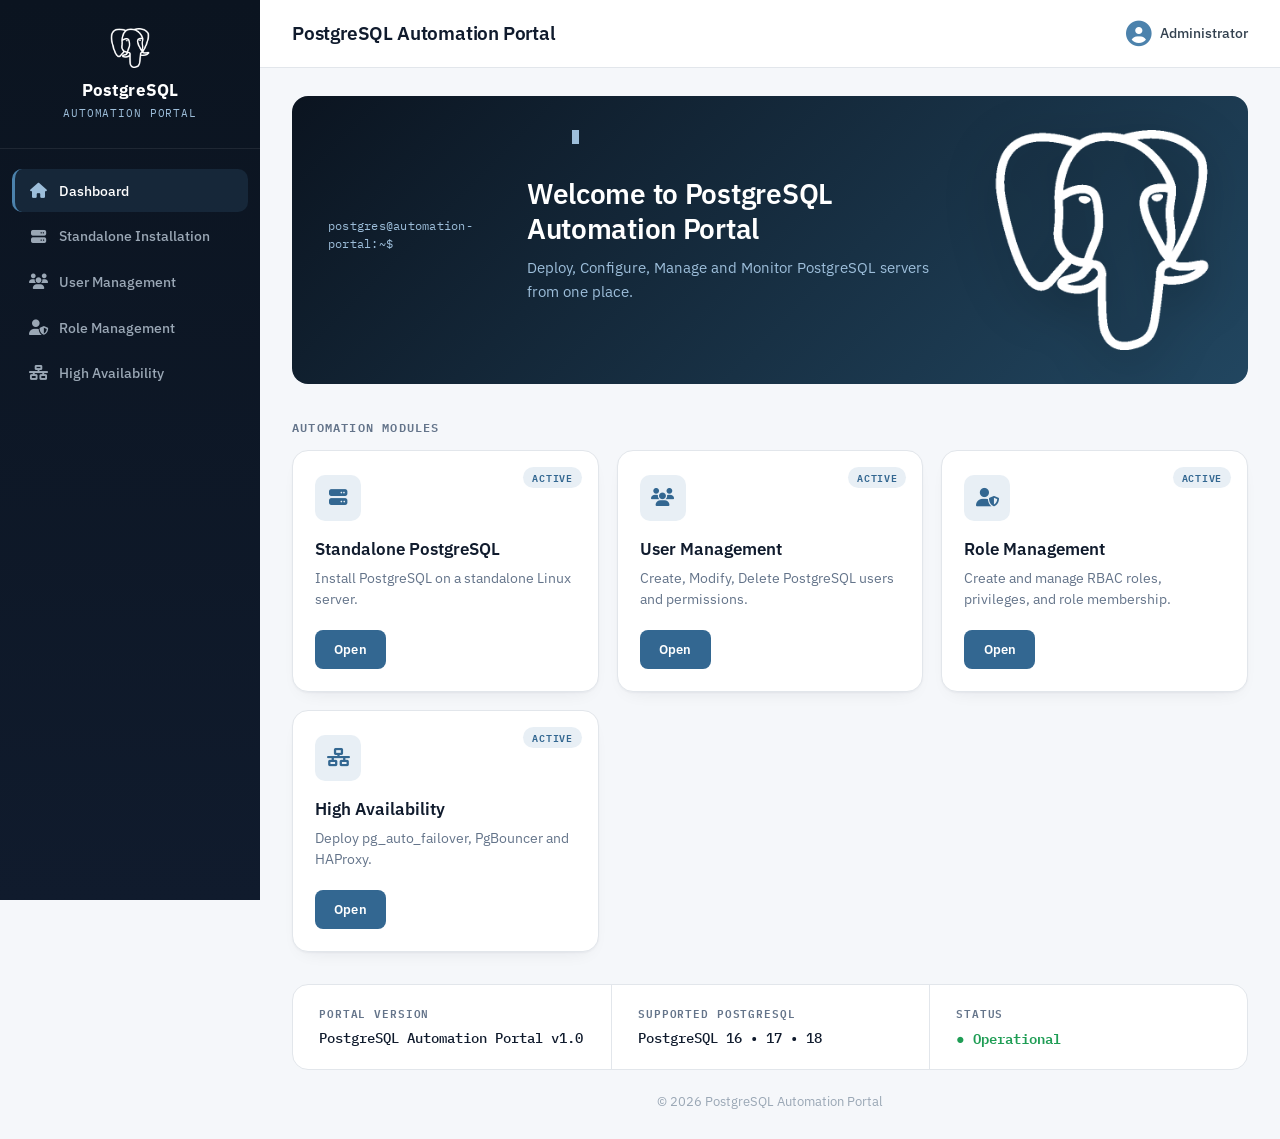
<file: frontend/index.html>
<!DOCTYPE html>
<html lang="en">

<head>

    <meta charset="UTF-8">

    <meta name="viewport" content="width=device-width, initial-scale=1.0">

    <title>PostgreSQL Automation Portal</title>

    <link rel="stylesheet" href="css/style.css">

    <link rel="stylesheet"
          href="https://cdnjs.cloudflare.com/ajax/libs/font-awesome/6.7.2/css/all.min.css">

</head>

<body>

<div class="sidebar">

    <div class="logo">

        <img src="images/postgres.png">

        <h2>PostgreSQL</h2>

        <span>Automation Portal</span>

    </div>

    <ul>

        <li class="active">

            <a href="index.html">

                <i class="fa-solid fa-house"></i>

                Dashboard

            </a>

        </li>

        <li>

            <a href="standalone/install.html">

                <i class="fa-solid fa-server"></i>

                Standalone Installation

            </a>

        </li>

        <li>

            <a href="users/index.html">

                <i class="fa-solid fa-users"></i>

                User Management

            </a>

        </li>

        <li>

            <a href="roles/index.html">

                <i class="fa-solid fa-user-shield"></i>

                Role Management

            </a>

        </li>

        <li>

            <a href="high-availability/index.html">

                <i class="fa-solid fa-network-wired"></i>

                High Availability

            </a>

        </li>

    </ul>

</div>

<div class="main">

    <header>

        <h1>

            PostgreSQL Automation Portal

        </h1>

        <div class="profile">

            <i class="fa-solid fa-circle-user"></i>

            Administrator

        </div>

    </header>

    <section class="welcome">

        <div>

            <h2>

                Welcome to PostgreSQL Automation Portal

            </h2>

            <p>

                Deploy, Configure, Manage and Monitor PostgreSQL servers from one place.

            </p>

        </div>

        <img src="images/postgres-automation.png">

    </section>

    <h2 class="section-title">

        Automation Modules

    </h2>

    <div class="cards">

        <div class="card">

            <i class="fa-solid fa-server"></i>

            <h3>

                Standalone PostgreSQL

            </h3>

            <p>

                Install PostgreSQL on a standalone Linux server.

            </p>

            <a href="standalone/install.html">

                Open

            </a>

        </div>

        <div class="card">

            <i class="fa-solid fa-users"></i>

            <h3>

                User Management

            </h3>

            <p>

                Create, Modify, Delete PostgreSQL users and permissions.

            </p>

            <a href="users/index.html">

                Open

            </a>

        </div>

        <div class="card">

            <i class="fa-solid fa-user-shield"></i>

            <h3>

                Role Management

            </h3>

            <p>

                Create and manage RBAC roles, privileges, and role membership.

            </p>

            <a href="roles/index.html">

                Open

            </a>

        </div>

        <div class="card">

            <i class="fa-solid fa-network-wired"></i>

            <h3>

                High Availability

            </h3>

            <p>

                Deploy pg_auto_failover, PgBouncer and HAProxy.

            </p>

            <a href="high-availability/index.html">

                Open

            </a>

        </div>

    </div>

    <div class="status-panel">

        <div>

            <h3>

                Portal Version

            </h3>

            <p>

                PostgreSQL Automation Portal v1.0

            </p>

        </div>

        <div>

            <h3>

                Supported PostgreSQL

            </h3>

            <p>

                PostgreSQL 16 • 17 • 18

            </p>

        </div>

        <div>

            <h3>

                Status

            </h3>

            <p class="online">

                ● Operational

            </p>

        </div>

    </div>

    <footer>

        © 2026 PostgreSQL Automation Portal

    </footer>

</div>

</body>

</html>
</file>
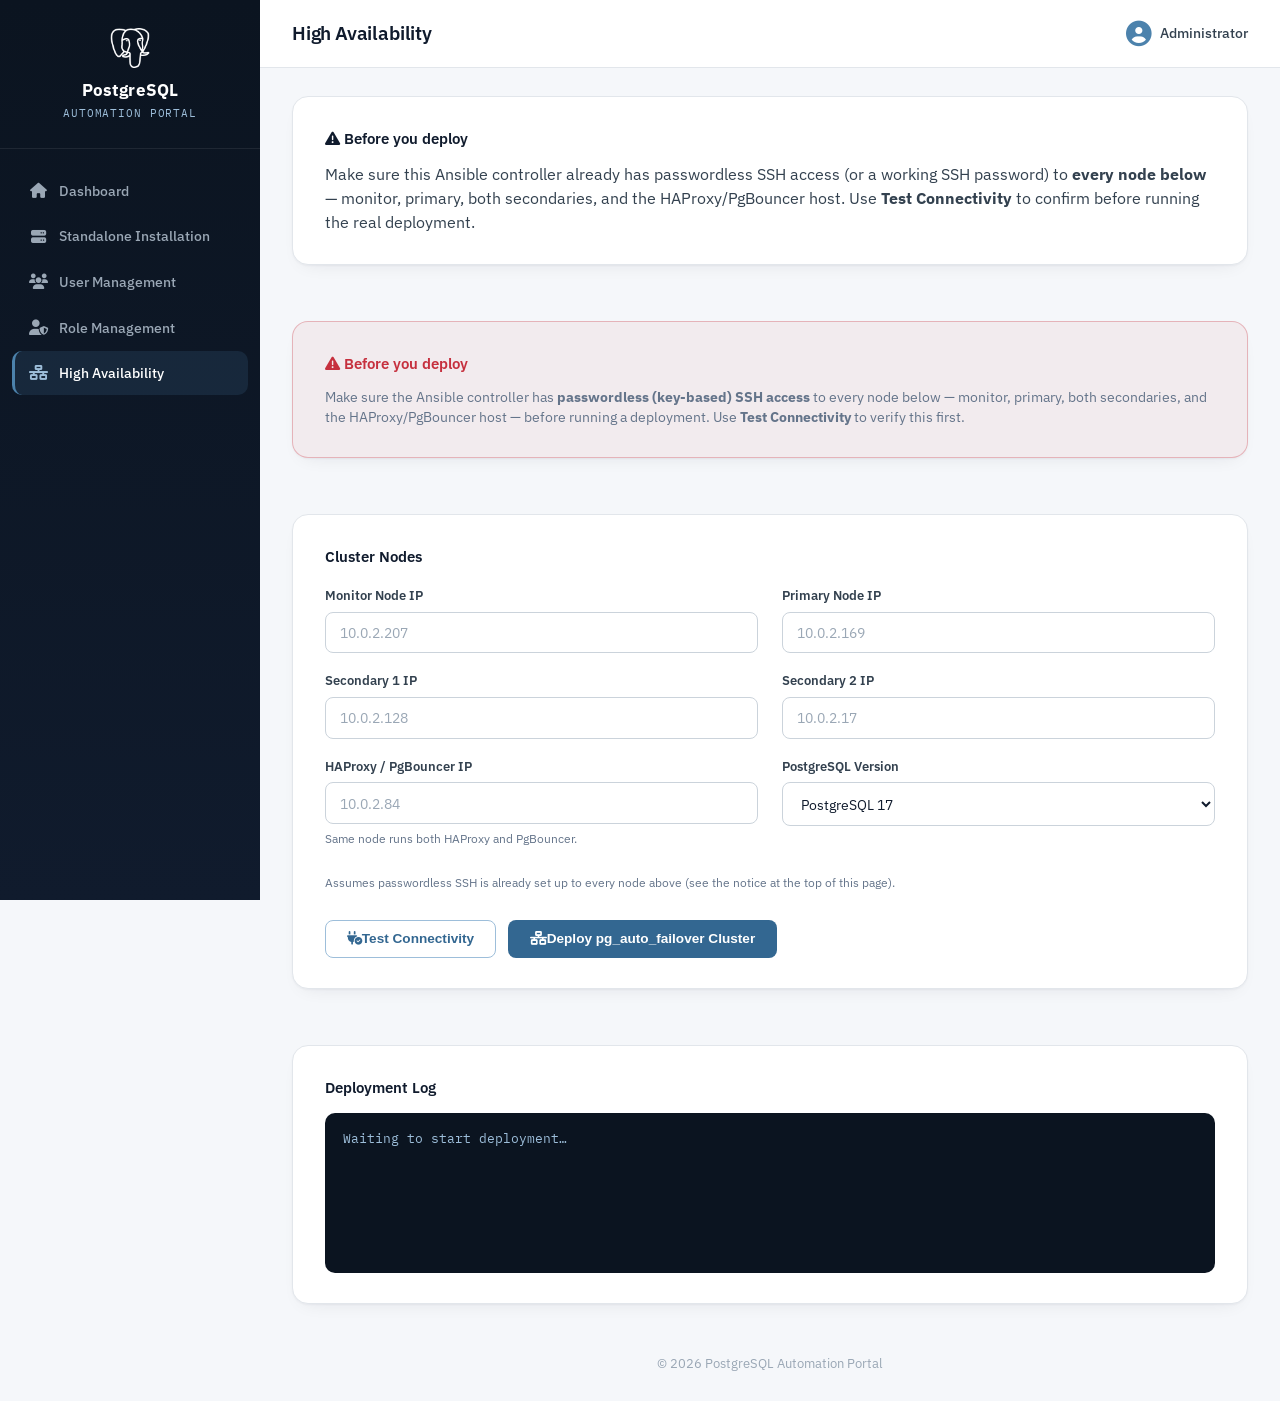
<file: frontend/high-availability/index.html>
<!DOCTYPE html>
<html lang="en">

<head>
    <meta charset="UTF-8">
    <meta name="viewport" content="width=device-width, initial-scale=1.0">
    <title>High Availability — PostgreSQL Automation Portal</title>
    <link rel="stylesheet" href="../css/style.css">
    <link rel="stylesheet"
          href="https://cdnjs.cloudflare.com/ajax/libs/font-awesome/6.7.2/css/all.min.css">
</head>

<body>

<div class="sidebar">
    <div class="logo">
        <img src="../images/postgres.png">
        <h2>PostgreSQL</h2>
        <span>Automation Portal</span>
    </div>
    <ul>
        <li>
            <a href="../index.html">
                <i class="fa-solid fa-house"></i>
                Dashboard
            </a>
        </li>
        <li>
            <a href="../standalone/install.html">
                <i class="fa-solid fa-server"></i>
                Standalone Installation
            </a>
        </li>
        <li>
            <a href="../users/index.html">
                <i class="fa-solid fa-users"></i>
                User Management
            </a>
        </li>
        <li>
            <a href="../roles/index.html">
                <i class="fa-solid fa-user-shield"></i>
                Role Management
            </a>
        </li>
        <li class="active">
            <a href="index.html">
                <i class="fa-solid fa-network-wired"></i>
                High Availability
            </a>
        </li>
    </ul>
</div>

<div class="main">
    <header>
        <h1>High Availability</h1>
        <div class="profile">
            <i class="fa-solid fa-circle-user"></i>
            Administrator
        </div>
    </header>

    <div class="result-panel prereq-banner">
        <h3><i class="fa-solid fa-triangle-exclamation"></i> Before you deploy</h3>
        <p>
            Make sure this Ansible controller already has passwordless SSH access
            (or a working SSH password) to <strong>every node below</strong> — monitor,
            primary, both secondaries, and the HAProxy/PgBouncer host. Use
            <strong>Test Connectivity</strong> to confirm before running the real deployment.
        </p>
    </div>

    <div class="result-panel" style="background:rgba(198,48,62,0.06); border-color:rgba(198,48,62,0.3);">
        <h3 style="color:var(--signal-red);">
            <i class="fa-solid fa-triangle-exclamation"></i>
            Before you deploy
        </h3>
        <p class="field-hint" style="font-size:0.85rem;">
            Make sure the Ansible controller has <strong>passwordless (key-based) SSH access</strong>
            to every node below — monitor, primary, both secondaries, and the HAProxy/PgBouncer host —
            before running a deployment. Use <strong>Test Connectivity</strong> to verify this first.
        </p>
    </div>

    <div class="result-panel">
        <h3>Cluster Nodes</h3>
        <form id="ha-form" onsubmit="event.preventDefault(); deployHA();" autocomplete="off">

            <div class="form-grid">
                <div class="form-field">
                    <label for="monitor_ip">Monitor Node IP</label>
                    <input type="text" id="monitor_ip" placeholder="10.0.2.207"
                           pattern="^(\d{1,3}\.){3}\d{1,3}$" required autocomplete="off">
                </div>

                <div class="form-field">
                    <label for="primary_ip">Primary Node IP</label>
                    <input type="text" id="primary_ip" placeholder="10.0.2.169"
                           pattern="^(\d{1,3}\.){3}\d{1,3}$" required autocomplete="off">
                </div>

                <div class="form-field">
                    <label for="standby1_ip">Secondary 1 IP</label>
                    <input type="text" id="standby1_ip" placeholder="10.0.2.128"
                           pattern="^(\d{1,3}\.){3}\d{1,3}$" required autocomplete="off">
                </div>

                <div class="form-field">
                    <label for="standby2_ip">Secondary 2 IP</label>
                    <input type="text" id="standby2_ip" placeholder="10.0.2.17"
                           pattern="^(\d{1,3}\.){3}\d{1,3}$" required autocomplete="off">
                </div>

                <div class="form-field">
                    <label for="haproxy_pgbouncer_ip">HAProxy / PgBouncer IP</label>
                    <input type="text" id="haproxy_pgbouncer_ip" placeholder="10.0.2.84"
                           pattern="^(\d{1,3}\.){3}\d{1,3}$" required autocomplete="off">
                    <span class="field-hint">Same node runs both HAProxy and PgBouncer.</span>
                </div>

                <div class="form-field">
                    <label for="postgres_version">PostgreSQL Version</label>
                    <select id="postgres_version" required>
                        <option value="16">PostgreSQL 16</option>
                        <option value="17" selected>PostgreSQL 17</option>
                        <option value="18">PostgreSQL 18</option>
                    </select>
                </div>
            </div>

            <p class="field-hint">
                Assumes passwordless SSH is already set up to every node above (see the notice at the top of this page).
            </p>

            <div id="connectivity-status" class="connection-status" hidden style="white-space:pre-wrap; font-family:var(--font-mono); font-size:0.8125rem;"></div>

            <div class="result-actions">
                <button type="button" class="btn btn-outline" id="test-connectivity-btn" onclick="testConnectivity()">
                    <i class="fa-solid fa-plug-circle-check"></i>
                    Test Connectivity
                </button>
                <button type="submit" class="btn btn-primary" id="deploy-ha-btn">
                    <i class="fa-solid fa-network-wired"></i>
                    Deploy pg_auto_failover Cluster
                </button>
            </div>
        </form>
    </div>

    <div class="result-panel">
        <h3>Deployment Log</h3>
        <div id="status" class="log-panel">Waiting to start deployment…</div>
    </div>

    <footer>© 2026 PostgreSQL Automation Portal</footer>
</div>

<script src="../js/ha.js"></script>
</body>
</html>
</file>
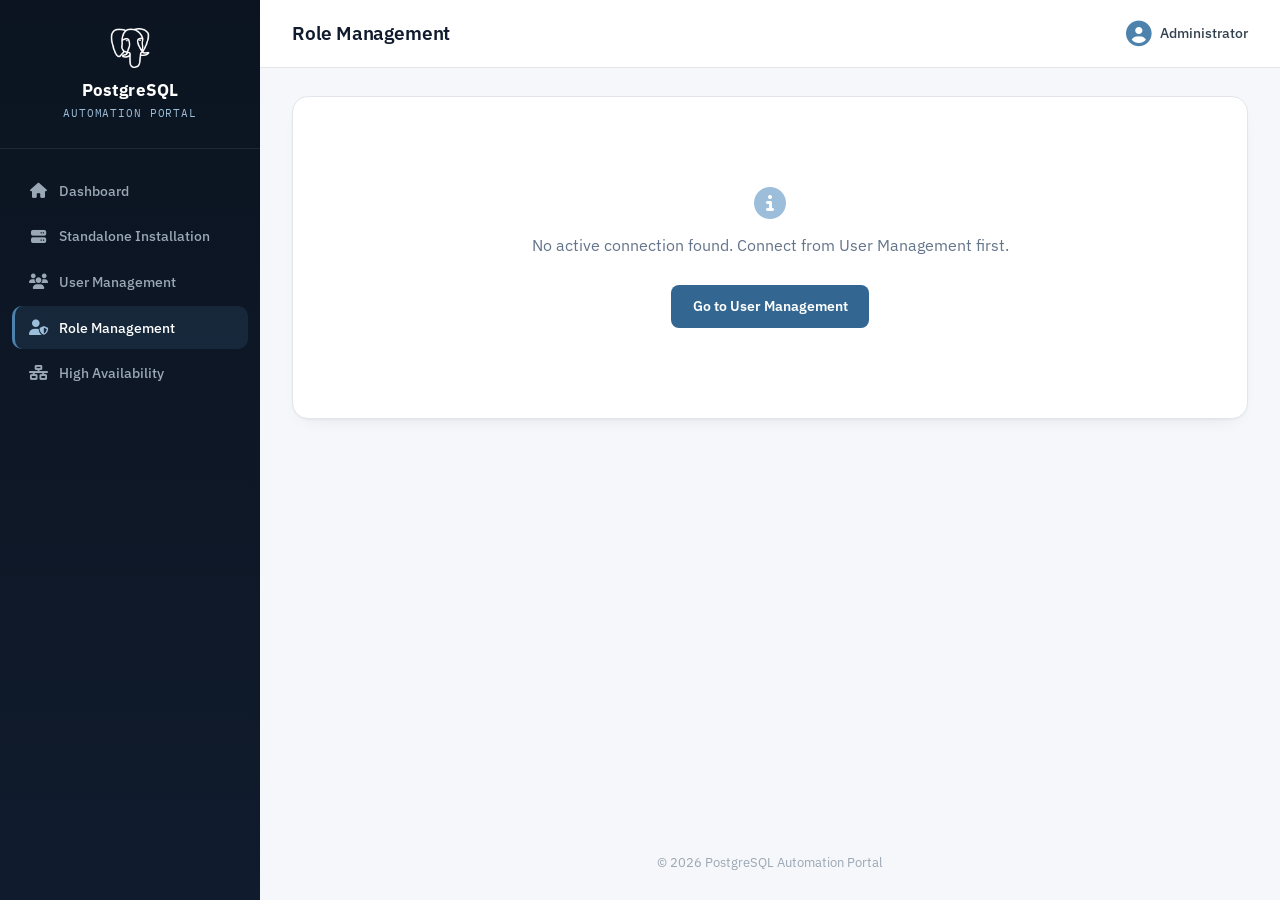
<file: frontend/roles/index.html>
<!DOCTYPE html>
<html lang="en">

<head>
    <meta charset="UTF-8">
    <meta name="viewport" content="width=device-width, initial-scale=1.0">
    <title>Role Management — PostgreSQL Automation Portal</title>
    <link rel="stylesheet" href="../css/style.css">
    <link rel="stylesheet"
          href="https://cdnjs.cloudflare.com/ajax/libs/font-awesome/6.7.2/css/all.min.css">
</head>

<body>

<div class="sidebar">
    <div class="logo">
        <img src="../images/postgres.png">
        <h2>PostgreSQL</h2>
        <span>Automation Portal</span>
    </div>
    <ul>
        <li>
            <a href="../index.html">
                <i class="fa-solid fa-house"></i>
                Dashboard
            </a>
        </li>
        <li>
            <a href="../standalone/install.html">
                <i class="fa-solid fa-server"></i>
                Standalone Installation
            </a>
        </li>
        <li>
            <a href="../users/index.html">
                <i class="fa-solid fa-users"></i>
                User Management
            </a>
        </li>
        <li class="active">
            <a href="index.html">
                <i class="fa-solid fa-user-shield"></i>
                Role Management
            </a>
        </li>
        <li>
            <a href="#">
                <i class="fa-solid fa-network-wired"></i>
                High Availability
            </a>
        </li>
    </ul>
</div>

<div class="main">
    <header>
        <h1>Role Management</h1>
        <div class="profile">
            <i class="fa-solid fa-circle-user"></i>
            Administrator
        </div>
    </header>

    <!-- Shown when no connection exists yet — Role Management reuses the
         same connection User Management establishes, rather than asking
         to connect twice. -->
    <div class="result-panel" id="no-connection" hidden>
        <div class="empty-state">
            <i class="fa-solid fa-circle-info"></i>
            <p>No active connection found. Connect from User Management first.</p>
            <div class="result-actions" style="justify-content:center;">
                <a class="btn btn-primary" href="../users/index.html">Go to User Management</a>
            </div>
        </div>
    </div>

    <div id="connected-view" hidden>
        <div class="result-panel">
            <h3>Connected As</h3>
            <p class="connection-summary" id="connection-summary"></p>
        </div>

        <h2 class="section-title">Role Actions</h2>
        <div class="cards">
            <div class="card card--action">
                <i class="fa-solid fa-user-shield"></i>
                <h3>Create Role</h3>
                <p>Create a role and attach database, schema, and table privileges.</p>
                <a class="btn btn-primary" href="create.html">Create Role</a>
            </div>

            <div class="card card--action">
                <i class="fa-solid fa-pen"></i>
                <h3>Modify Role</h3>
                <p>Change a role's login/privilege attributes.</p>
                <button type="button" class="btn btn-primary" disabled>Coming Soon</button>
            </div>

            <div class="card card--action">
                <i class="fa-solid fa-users-viewfinder"></i>
                <h3>View Role Members</h3>
                <p>See which users are assigned to a role.</p>
                <button type="button" class="btn btn-primary" disabled>Coming Soon</button>
            </div>
        </div>
    </div>

    <footer>© 2026 PostgreSQL Automation Portal</footer>
</div>

<script src="../js/roles.js"></script>
</body>
</html>
</file>
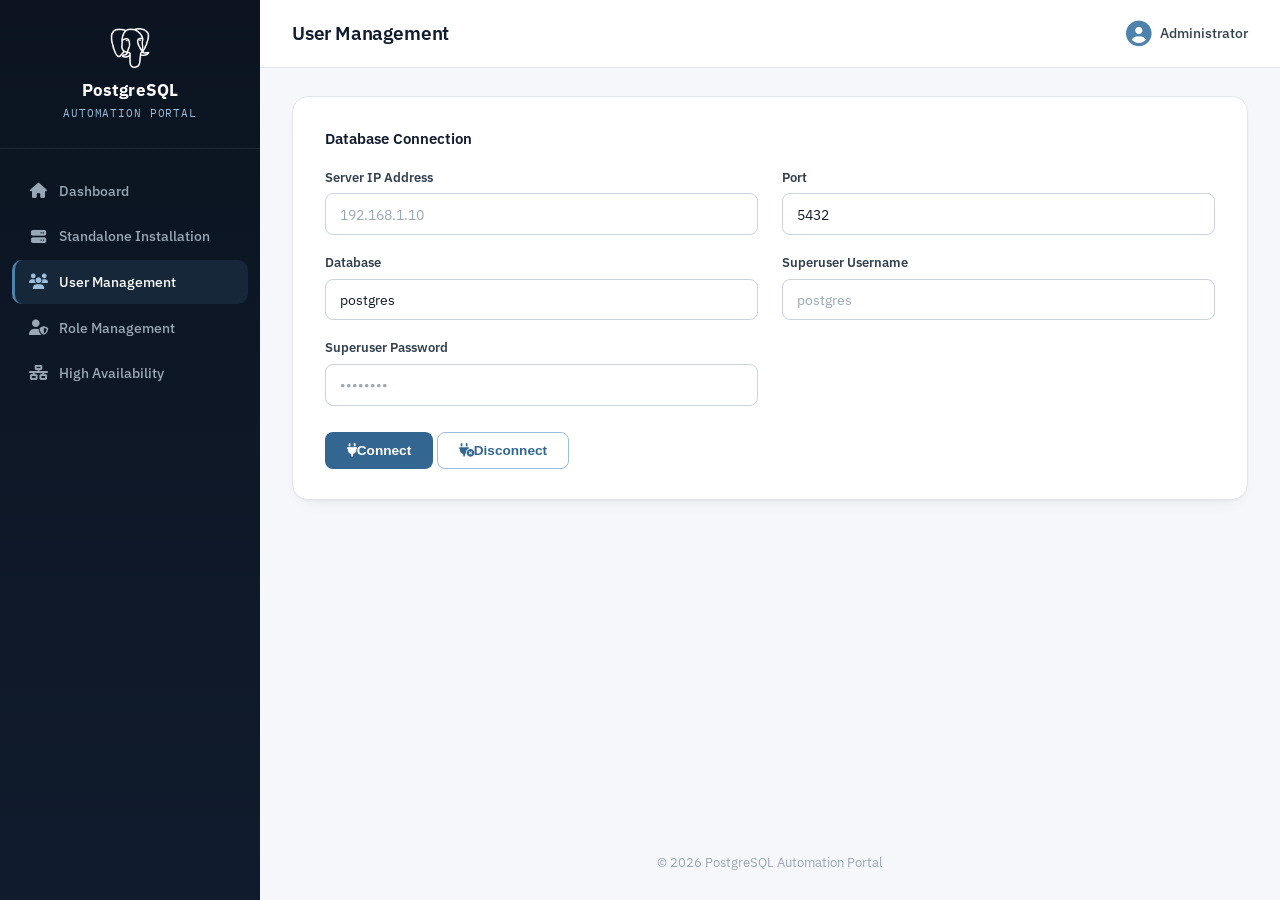
<file: frontend/users/index.html>
<!DOCTYPE html>
<html lang="en">

<head>
    <meta charset="UTF-8">
    <meta name="viewport" content="width=device-width, initial-scale=1.0">
    <title>User Management — PostgreSQL Automation Portal</title>
    <link rel="stylesheet" href="../css/style.css">
    <link rel="stylesheet"
          href="https://cdnjs.cloudflare.com/ajax/libs/font-awesome/6.7.2/css/all.min.css">
</head>

<body>

<div class="sidebar">
    <div class="logo">
        <img src="../images/postgres.png">
        <h2>PostgreSQL</h2>
        <span>Automation Portal</span>
    </div>
    <ul>
        <li>
            <a href="../index.html">
                <i class="fa-solid fa-house"></i>
                Dashboard
            </a>
        </li>
        <li>
            <a href="../standalone/install.html">
                <i class="fa-solid fa-server"></i>
                Standalone Installation
            </a>
        </li>
        <li class="active">
            <a href="index.html">
                <i class="fa-solid fa-users"></i>
                User Management
            </a>
        </li>
        <li>
            <a href="../roles/index.html">
                <i class="fa-solid fa-user-shield"></i>
                Role Management
            </a>
        </li>
        <li>
            <a href="#">
                <i class="fa-solid fa-network-wired"></i>
                High Availability
            </a>
        </li>
    </ul>
</div>

<div class="main">
    <header>
        <h1>User Management</h1>
        <div class="profile">
            <i class="fa-solid fa-circle-user"></i>
            Administrator
        </div>
    </header>

    <!-- ============ Connection panel ============ -->
    <div class="result-panel" id="connection-panel">
        <h3>Database Connection</h3>
        <form id="connect-form" onsubmit="event.preventDefault(); connectDatabase();" autocomplete="off">
            <div class="form-grid">
                <div class="form-field">
                    <label for="server_ip">Server IP Address</label>
                    <input type="text" id="server_ip" placeholder="192.168.1.10"
                           pattern="^(\d{1,3}\.){3}\d{1,3}$" title="Enter a valid IPv4 address"
                           required autocomplete="off">
                </div>

                <div class="form-field">
                    <label for="server_port">Port</label>
                    <input type="number" id="server_port" placeholder="5432" value="5432"
                           min="1" max="65535" required>
                </div>

                <div class="form-field">
                    <label for="db_name">Database</label>
                    <input type="text" id="db_name" placeholder="postgres" value="postgres" required>
                </div>

                <div class="form-field">
                    <label for="db_username">Superuser Username</label>
                    <input type="text" id="db_username" placeholder="postgres" required autocomplete="off">
                </div>

                <div class="form-field">
                    <label for="db_password">Superuser Password</label>
                    <input type="password" id="db_password" placeholder="••••••••"
                           required autocomplete="new-password">
                </div>
            </div>

            <button type="submit" class="btn btn-primary" id="connect-btn">
                <i class="fa-solid fa-plug"></i>
                Connect
            </button>
            <button type="button" class="btn btn-outline" id="disconnect-btn" onclick="disconnectDatabase()" hidden>
                <i class="fa-solid fa-plug-circle-xmark"></i>
                Disconnect
            </button>
        </form>

        <div id="connection-status" class="connection-status" hidden></div>
    </div>

    <!-- ============ Actions (revealed after a successful connect) ============ -->
    <div id="user-actions" hidden>
        <h2 class="section-title">User Actions</h2>
        <div class="cards">
            <div class="card card--action">
                <i class="fa-solid fa-user-plus"></i>
                <h3>Create User</h3>
                <p>Add a new PostgreSQL role with login and privilege options.</p>
                <a class="btn btn-primary" href="create.html">
                    Create User
                </a>
            </div>

            <div class="card card--action">
                <i class="fa-solid fa-user-pen"></i>
                <h3>Modify User</h3>
                <p>Change a role's password, login, or superuser status.</p>
                <button type="button" class="btn btn-primary" onclick="openModal('modal-modify')">
                    Modify User
                </button>
            </div>

            <div class="card card--action">
                <i class="fa-solid fa-user-shield"></i>
                <h3>User Privileges</h3>
                <p>Grant or revoke database privileges for a role.</p>
                <button type="button" class="btn btn-primary" onclick="openModal('modal-privileges')">
                    Manage Privileges
                </button>
            </div>

            <div class="card card--action">
                <i class="fa-solid fa-user-xmark"></i>
                <h3>Delete User</h3>
                <p>Permanently remove a PostgreSQL role.</p>
                <button type="button" class="btn btn-danger" onclick="openModal('modal-delete')">
                    Delete User
                </button>
            </div>
        </div>
    </div>

    <footer>© 2026 PostgreSQL Automation Portal</footer>
</div>

<!-- ============ Modal: Modify User ============ -->
<div class="modal-overlay" id="modal-modify" hidden>
    <div class="modal">
        <h3>Modify User</h3>
        <form onsubmit="event.preventDefault(); modifyUser();">
            <div class="form-field">
                <label for="modify_username">Username</label>
                <select id="modify_username" required onchange="loadUserDetails()"></select>
            </div>
            <div class="form-field">
                <label for="modify_password">New Password <span class="field-hint">(leave blank to keep current)</span></label>
                <input type="password" id="modify_password" autocomplete="new-password">
            </div>
            <div class="checkbox-row">
                <input type="checkbox" id="modify_can_login">
                <label for="modify_can_login">Can login</label>
            </div>
            <div class="checkbox-row">
                <input type="checkbox" id="modify_superuser">
                <label for="modify_superuser">Superuser</label>
            </div>

            <hr>

            <div class="form-field">
                <label for="modify_assign_role">Assigned Role</label>
                <select id="modify_assign_role">
                    <option value="">No change</option>
                </select>
                <span class="field-hint" id="modify_current_role_hint"></span>
            </div>
            <div class="checkbox-row">
                <input type="checkbox" id="modify_set_default_role" checked>
                <label for="modify_set_default_role">
                    Set as default role (<code>ALTER ROLE … SET ROLE …</code>)
                </label>
            </div>

            <div id="modify-status" class="modal-status" hidden></div>
            <div class="modal-actions">
                <button type="button" class="btn btn-outline" onclick="closeModal('modal-modify')">Cancel</button>
                <button type="submit" class="btn btn-primary" id="modify-submit-btn">Save Changes</button>
            </div>
        </form>
    </div>
</div>

<!-- ============ Modal: User Privileges ============ -->
<div class="modal-overlay" id="modal-privileges" hidden>
    <div class="modal">
        <h3>User Privileges</h3>
        <form onsubmit="event.preventDefault(); updatePrivileges();">
            <div class="form-field">
                <label for="priv_username">Username</label>
                <select id="priv_username" required></select>
            </div>
            <div class="form-field">
                <label for="priv_database">Database</label>
                <select id="priv_database" required onchange="loadSchemas()">
                    <option value="">Loading databases…</option>
                </select>
            </div>
            <div class="form-field">
                <label for="priv_schema">Schema</label>
                <select id="priv_schema" required onchange="loadTables()">
                    <option value="">Select a database first</option>
                </select>
            </div>

            <div class="form-field">
                <label>Object Type</label>
                <select id="priv_object_type" disabled>
                    <option value="table">Tables</option>
                    <option value="sequence" disabled>Sequences (coming soon)</option>
                    <option value="function" disabled>Functions (coming soon)</option>
                    <option value="view" disabled>Views (coming soon)</option>
                </select>
                <span class="field-hint">Only table privileges are supported right now.</span>
            </div>

            <div class="checkbox-row">
                <input type="checkbox" id="priv_all_tables" checked onchange="toggleTablePicker()">
                <label for="priv_all_tables">Apply to all tables in this schema</label>
            </div>

            <div class="form-field" id="priv_table_picker" hidden>
                <label>Tables</label>
                <div class="table-picker" id="priv_table_list">
                    <span class="field-hint">Select a schema first</span>
                </div>
            </div>

            <div class="form-field">
                <label for="priv_action">Action</label>
                <select id="priv_action" required>
                    <option value="grant">Grant</option>
                    <option value="revoke">Revoke</option>
                </select>
            </div>
            <div class="checkbox-row">
                <input type="checkbox" id="priv_select" checked>
                <label for="priv_select">SELECT</label>
            </div>
            <div class="checkbox-row">
                <input type="checkbox" id="priv_insert">
                <label for="priv_insert">INSERT</label>
            </div>
            <div class="checkbox-row">
                <input type="checkbox" id="priv_update">
                <label for="priv_update">UPDATE</label>
            </div>
            <div class="checkbox-row">
                <input type="checkbox" id="priv_delete">
                <label for="priv_delete">DELETE</label>
            </div>
            <div class="checkbox-row">
                <input type="checkbox" id="priv_truncate">
                <label for="priv_truncate">TRUNCATE</label>
            </div>
            <div class="checkbox-row">
                <input type="checkbox" id="priv_references">
                <label for="priv_references">REFERENCES</label>
            </div>
            <div class="checkbox-row">
                <input type="checkbox" id="priv_trigger">
                <label for="priv_trigger">TRIGGER</label>
            </div>
            <div class="checkbox-row">
                <input type="checkbox" id="priv_all">
                <label for="priv_all">ALL PRIVILEGES</label>
            </div>
            <div id="privileges-status" class="modal-status" hidden></div>
            <div class="modal-actions">
                <button type="button" class="btn btn-outline" onclick="closeModal('modal-privileges')">Cancel</button>
                <button type="submit" class="btn btn-primary" id="privileges-submit-btn">Apply</button>
            </div>
        </form>
    </div>
</div>

<!-- ============ Modal: Delete User ============ -->
<div class="modal-overlay" id="modal-delete" hidden>
    <div class="modal">
        <h3>Delete User</h3>
        <form onsubmit="event.preventDefault(); deleteUser();">
            <div class="form-field">
                <label for="delete_username">Username</label>
                <select id="delete_username" required onchange="resetDeleteConfirm()"></select>
            </div>
            <p class="field-hint" style="color:var(--signal-red);">
                This permanently drops the role. It cannot be undone, and will fail if the
                role still owns objects or has active grants.
            </p>
            <div class="form-field">
                <label for="delete_confirm_text">Type the username to confirm</label>
                <input type="text" id="delete_confirm_text" autocomplete="off" oninput="checkDeleteConfirm()">
            </div>
            <div id="delete-status" class="modal-status" hidden></div>
            <div class="modal-actions">
                <button type="button" class="btn btn-outline" onclick="closeModal('modal-delete')">Cancel</button>
                <button type="submit" class="btn btn-danger" id="delete-submit-btn" disabled>Delete User</button>
            </div>
        </form>
    </div>
</div>

<script src="../js/users.js"></script>
</body>
</html>
</file>
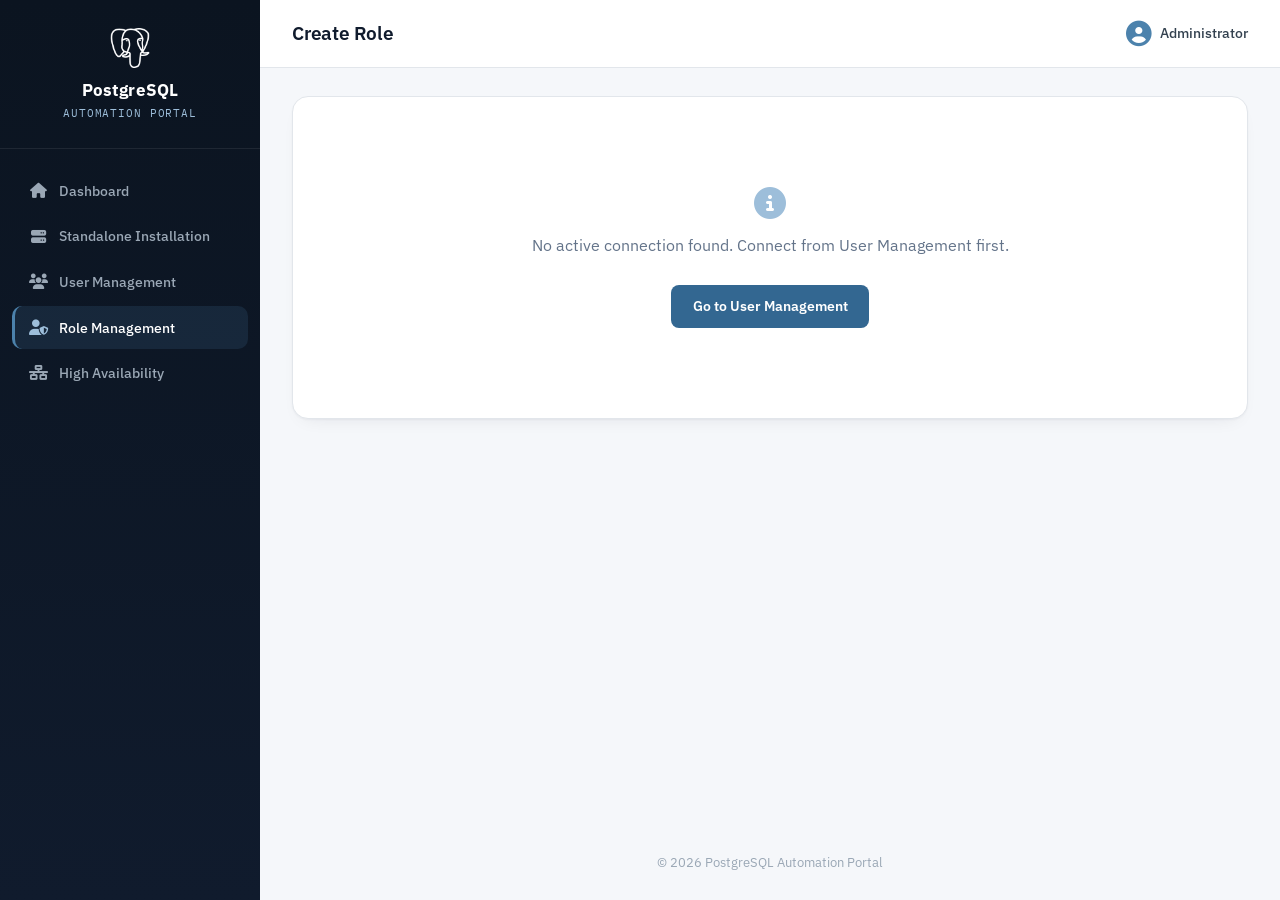
<file: frontend/roles/create.html>
<!DOCTYPE html>
<html lang="en">

<head>
    <meta charset="UTF-8">
    <meta name="viewport" content="width=device-width, initial-scale=1.0">
    <title>Create Role — PostgreSQL Automation Portal</title>
    <link rel="stylesheet" href="../css/style.css">
    <link rel="stylesheet"
          href="https://cdnjs.cloudflare.com/ajax/libs/font-awesome/6.7.2/css/all.min.css">
</head>

<body>

<div class="sidebar">
    <div class="logo">
        <img src="../images/postgres.png">
        <h2>PostgreSQL</h2>
        <span>Automation Portal</span>
    </div>
    <ul>
        <li>
            <a href="../index.html">
                <i class="fa-solid fa-house"></i>
                Dashboard
            </a>
        </li>
        <li>
            <a href="../standalone/install.html">
                <i class="fa-solid fa-server"></i>
                Standalone Installation
            </a>
        </li>
        <li>
            <a href="../users/index.html">
                <i class="fa-solid fa-users"></i>
                User Management
            </a>
        </li>
        <li class="active">
            <a href="index.html">
                <i class="fa-solid fa-user-shield"></i>
                Role Management
            </a>
        </li>
        <li>
            <a href="#">
                <i class="fa-solid fa-network-wired"></i>
                High Availability
            </a>
        </li>
    </ul>
</div>

<div class="main">
    <header>
        <h1>Create Role</h1>
        <div class="profile">
            <i class="fa-solid fa-circle-user"></i>
            Administrator
        </div>
    </header>

    <div class="result-panel" id="no-connection" hidden>
        <div class="empty-state">
            <i class="fa-solid fa-circle-info"></i>
            <p>No active connection found. Connect from User Management first.</p>
            <div class="result-actions" style="justify-content:center;">
                <a class="btn btn-primary" href="../users/index.html">Go to User Management</a>
            </div>
        </div>
    </div>

    <div id="create-role-view" hidden>

        <div class="result-panel">
            <h3>Connected As</h3>
            <p class="connection-summary" id="connection-summary"></p>
        </div>

        <div class="result-panel">
            <h3>Role Details</h3>
            <form id="create-role-form" onsubmit="event.preventDefault(); createRole();" autocomplete="off">

                <div class="form-grid">
                    <div class="form-field">
                        <label for="role_name">Role Name</label>
                        <input type="text" id="role_name" placeholder="dev_owner" required autocomplete="off">
                    </div>

                    <div class="form-field">
                        <label for="role_type">Role Type</label>
                        <select id="role_type">
                            <option value="nologin">NOLOGIN Group Role</option>
                            <option value="login">LOGIN Role</option>
                        </select>
                        <span class="field-hint">Group roles (NOLOGIN) hold privileges; users get assigned to them.</span>
                    </div>
                </div>

                <hr>

                <h3>Attach Privileges <span class="field-hint">(optional — a role can be created bare and configured later)</span></h3>

                <div class="form-grid">
                    <div class="form-field">
                        <label for="role_database">Database</label>
                        <select id="role_database" onchange="loadRoleSchemas()">
                            <option value="">Loading databases…</option>
                        </select>
                    </div>

                    <div class="form-field">
                        <label for="role_schema">Schema</label>
                        <select id="role_schema">
                            <option value="">Select a database first</option>
                        </select>
                    </div>
                </div>

                <h3>Database Privileges</h3>
                <div class="checkbox-row">
                    <input type="checkbox" id="db_connect" checked>
                    <label for="db_connect">CONNECT</label>
                </div>
                <div class="checkbox-row">
                    <input type="checkbox" id="db_create">
                    <label for="db_create">CREATE</label>
                </div>
                <div class="checkbox-row">
                    <input type="checkbox" id="db_temp">
                    <label for="db_temp">TEMP</label>
                </div>

                <h3>Schema Privileges</h3>
                <div class="checkbox-row">
                    <input type="checkbox" id="schema_usage" checked>
                    <label for="schema_usage">USAGE</label>
                </div>
                <div class="checkbox-row">
                    <input type="checkbox" id="schema_create">
                    <label for="schema_create">CREATE</label>
                </div>

                <h3>Table Privileges</h3>
                <div class="checkbox-row">
                    <input type="checkbox" id="tbl_select" checked>
                    <label for="tbl_select">SELECT</label>
                </div>
                <div class="checkbox-row">
                    <input type="checkbox" id="tbl_insert" checked>
                    <label for="tbl_insert">INSERT</label>
                </div>
                <div class="checkbox-row">
                    <input type="checkbox" id="tbl_update" checked>
                    <label for="tbl_update">UPDATE</label>
                </div>
                <div class="checkbox-row">
                    <input type="checkbox" id="tbl_delete" checked>
                    <label for="tbl_delete">DELETE</label>
                </div>
                <div class="checkbox-row">
                    <input type="checkbox" id="tbl_truncate">
                    <label for="tbl_truncate">TRUNCATE</label>
                </div>
                <div class="checkbox-row">
                    <input type="checkbox" id="tbl_references">
                    <label for="tbl_references">REFERENCES</label>
                </div>
                <div class="checkbox-row">
                    <input type="checkbox" id="tbl_trigger">
                    <label for="tbl_trigger">TRIGGER</label>
                </div>

                <hr>

                <div class="checkbox-row">
                    <input type="checkbox" id="apply_existing" checked>
                    <label for="apply_existing">Apply to existing tables in this schema</label>
                </div>
                <div class="checkbox-row">
                    <input type="checkbox" id="apply_future" checked>
                    <label for="apply_future">Apply to future tables (ALTER DEFAULT PRIVILEGES)</label>
                </div>
                <p class="field-hint">
                    Without this, every new table created in this schema needs a manual GRANT before role members can use it.
                </p>

                <div id="create-role-status" class="connection-status" hidden></div>

                <div class="result-actions">
                    <button type="submit" class="btn btn-primary" id="create-role-btn">
                        <i class="fa-solid fa-user-shield"></i>
                        Create Role
                    </button>
                    <a class="btn btn-outline" href="index.html">Back to Role Management</a>
                </div>
            </form>
        </div>
    </div>

    <footer>© 2026 PostgreSQL Automation Portal</footer>
</div>

<script src="../js/roles-create.js"></script>
</body>
</html>
</file>
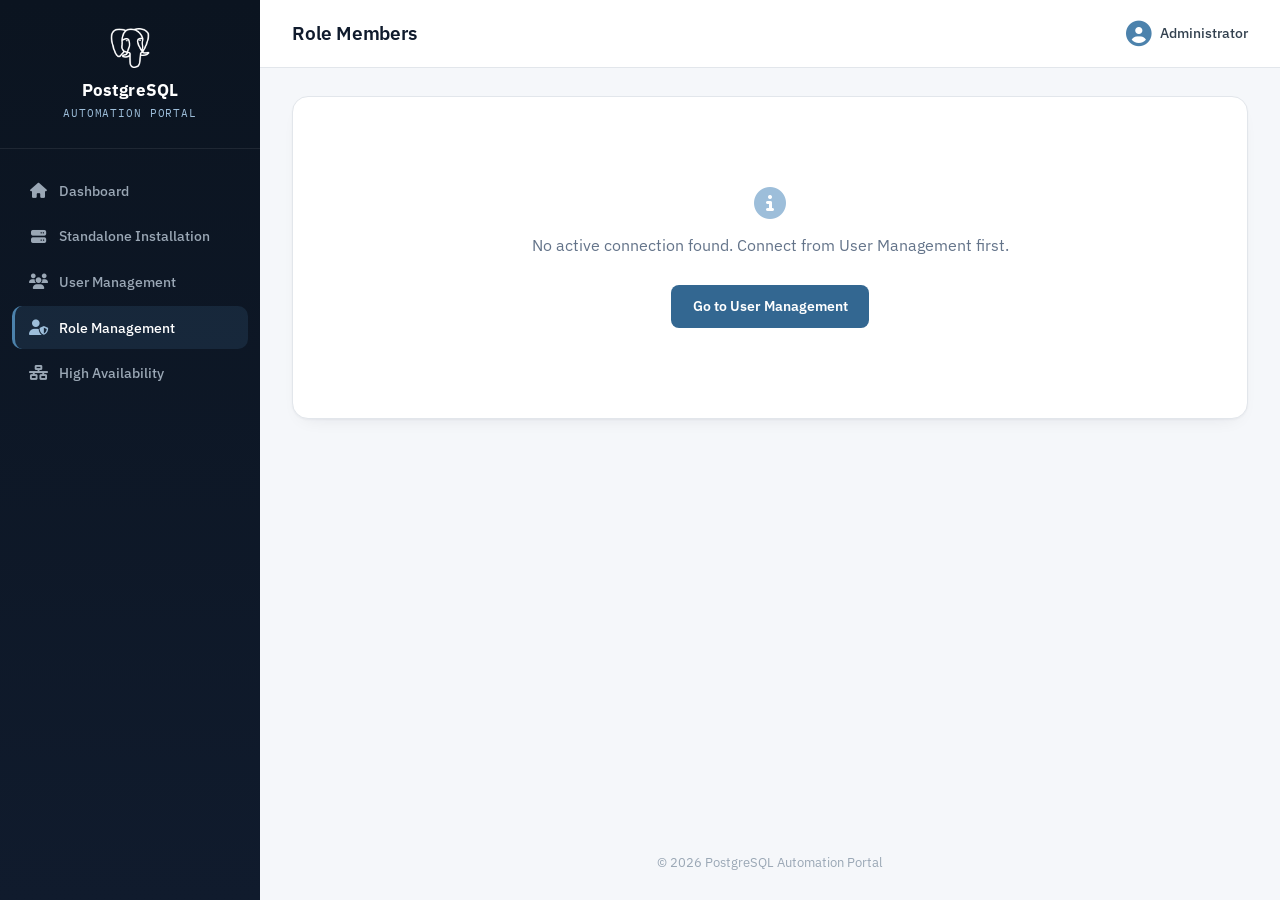
<file: frontend/roles/members.html>
<!DOCTYPE html>
<html lang="en">

<head>
    <meta charset="UTF-8">
    <meta name="viewport" content="width=device-width, initial-scale=1.0">
    <title>Role Members — PostgreSQL Automation Portal</title>
    <link rel="stylesheet" href="../css/style.css">
    <link rel="stylesheet"
          href="https://cdnjs.cloudflare.com/ajax/libs/font-awesome/6.7.2/css/all.min.css">
</head>

<body>

<div class="sidebar">
    <div class="logo">
        <img src="../images/postgres.png">
        <h2>PostgreSQL</h2>
        <span>Automation Portal</span>
    </div>
    <ul>
        <li>
            <a href="../index.html">
                <i class="fa-solid fa-house"></i>
                Dashboard
            </a>
        </li>
        <li>
            <a href="../standalone/install.html">
                <i class="fa-solid fa-server"></i>
                Standalone Installation
            </a>
        </li>
        <li>
            <a href="../users/index.html">
                <i class="fa-solid fa-users"></i>
                User Management
            </a>
        </li>
        <li class="active">
            <a href="index.html">
                <i class="fa-solid fa-user-shield"></i>
                Role Management
            </a>
        </li>
        <li>
            <a href="#">
                <i class="fa-solid fa-network-wired"></i>
                High Availability
            </a>
        </li>
    </ul>
</div>

<div class="main">
    <header>
        <h1>Role Members</h1>
        <div class="profile">
            <i class="fa-solid fa-circle-user"></i>
            Administrator
        </div>
    </header>

    <div class="result-panel" id="no-connection" hidden>
        <div class="empty-state">
            <i class="fa-solid fa-circle-info"></i>
            <p>No active connection found. Connect from User Management first.</p>
            <div class="result-actions" style="justify-content:center;">
                <a class="btn btn-primary" href="../users/index.html">Go to User Management</a>
            </div>
        </div>
    </div>

    <div id="members-view" hidden>

        <div class="result-panel">
            <h3>Connected As</h3>
            <p class="connection-summary" id="connection-summary"></p>
        </div>

        <div class="result-panel">
            <h3>Select a Role</h3>
            <div class="form-field">
                <label for="member_role">Role</label>
                <select id="member_role" onchange="loadMembers()">
                    <option value="">Loading roles…</option>
                </select>
            </div>
        </div>

        <div class="result-panel">
            <h3>Members</h3>
            <div id="members-list">
                <span class="field-hint">Select a role above to see its members.</span>
            </div>
        </div>
    </div>

    <footer>© 2026 PostgreSQL Automation Portal</footer>
</div>

<script src="../js/roles-members.js"></script>
</body>
</html>
</file>
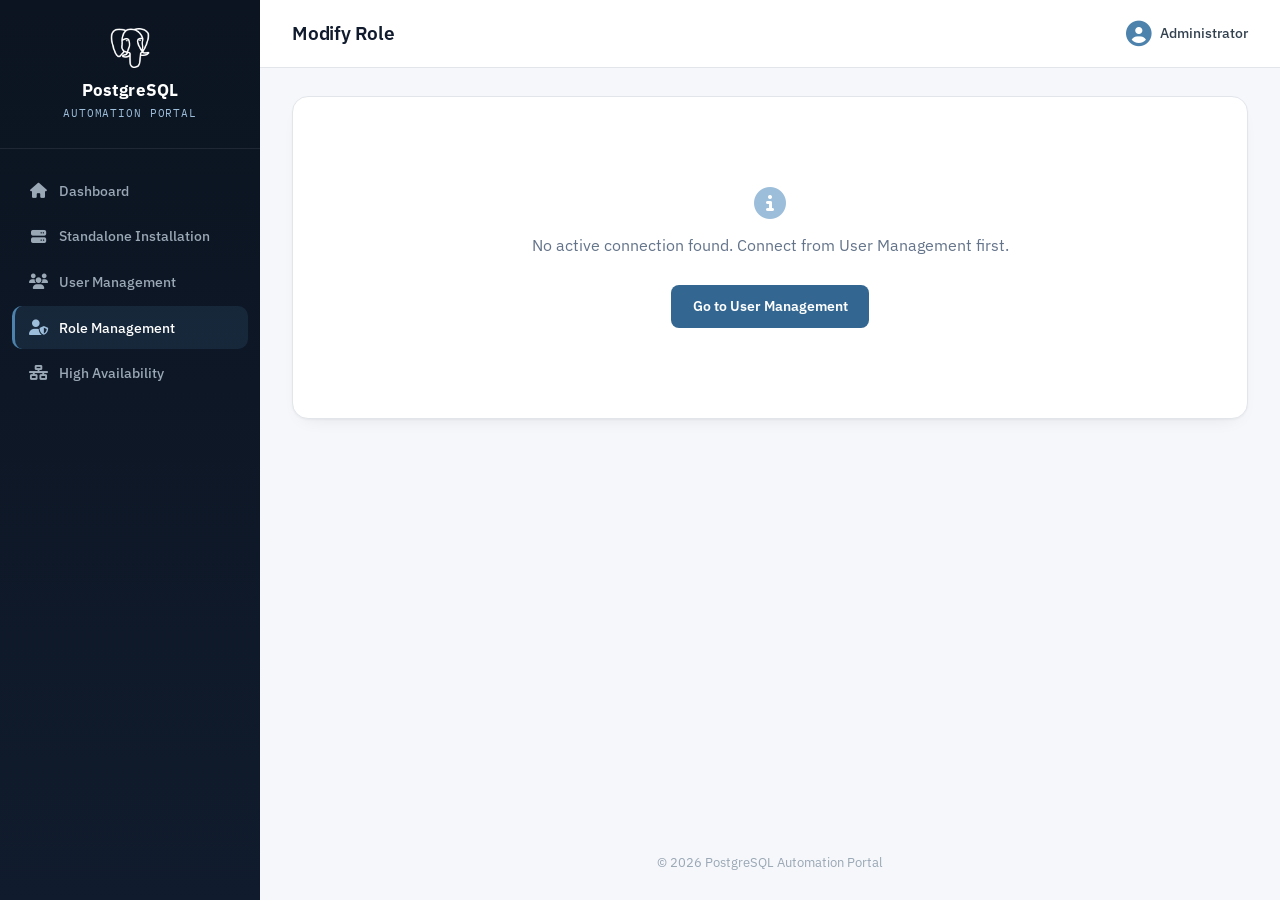
<file: frontend/roles/modify.html>
<!DOCTYPE html>
<html lang="en">

<head>
    <meta charset="UTF-8">
    <meta name="viewport" content="width=device-width, initial-scale=1.0">
    <title>Modify Role — PostgreSQL Automation Portal</title>
    <link rel="stylesheet" href="../css/style.css">
    <link rel="stylesheet"
          href="https://cdnjs.cloudflare.com/ajax/libs/font-awesome/6.7.2/css/all.min.css">
</head>

<body>

<div class="sidebar">
    <div class="logo">
        <img src="../images/postgres.png">
        <h2>PostgreSQL</h2>
        <span>Automation Portal</span>
    </div>
    <ul>
        <li>
            <a href="../index.html">
                <i class="fa-solid fa-house"></i>
                Dashboard
            </a>
        </li>
        <li>
            <a href="../standalone/install.html">
                <i class="fa-solid fa-server"></i>
                Standalone Installation
            </a>
        </li>
        <li>
            <a href="../users/index.html">
                <i class="fa-solid fa-users"></i>
                User Management
            </a>
        </li>
        <li class="active">
            <a href="index.html">
                <i class="fa-solid fa-user-shield"></i>
                Role Management
            </a>
        </li>
        <li>
            <a href="#">
                <i class="fa-solid fa-network-wired"></i>
                High Availability
            </a>
        </li>
    </ul>
</div>

<div class="main">
    <header>
        <h1>Modify Role</h1>
        <div class="profile">
            <i class="fa-solid fa-circle-user"></i>
            Administrator
        </div>
    </header>

    <div class="result-panel" id="no-connection" hidden>
        <div class="empty-state">
            <i class="fa-solid fa-circle-info"></i>
            <p>No active connection found. Connect from User Management first.</p>
            <div class="result-actions" style="justify-content:center;">
                <a class="btn btn-primary" href="../users/index.html">Go to User Management</a>
            </div>
        </div>
    </div>

    <div id="modify-role-view" hidden>

        <div class="result-panel">
            <h3>Connected As</h3>
            <p class="connection-summary" id="connection-summary"></p>
        </div>

        <div class="result-panel">
            <h3>Role Details</h3>
            <form id="modify-role-form" onsubmit="event.preventDefault(); modifyRole();" autocomplete="off">

                <div class="form-grid">
                    <div class="form-field">
                        <label for="role_name">Role</label>
                        <select id="role_name" required onchange="loadRoleCurrentState()">
                            <option value="">Loading roles…</option>
                        </select>
                    </div>

                    <div class="form-field">
                        <label for="role_type">Role Type</label>
                        <select id="role_type">
                            <option value="nologin">NOLOGIN Group Role</option>
                            <option value="login">LOGIN Role</option>
                        </select>
                    </div>
                </div>

                <hr>

                <h3>Add Privileges <span class="field-hint">(grants are additive — this doesn't revoke anything)</span></h3>

                <div class="form-grid">
                    <div class="form-field">
                        <label for="role_database">Database</label>
                        <select id="role_database" onchange="loadRoleSchemas()">
                            <option value="">Loading databases…</option>
                        </select>
                    </div>

                    <div class="form-field">
                        <label for="role_schema">Schema</label>
                        <select id="role_schema">
                            <option value="">Select a database first</option>
                        </select>
                    </div>
                </div>

                <h3>Database Privileges</h3>
                <div class="checkbox-row">
                    <input type="checkbox" id="db_connect">
                    <label for="db_connect">CONNECT</label>
                </div>
                <div class="checkbox-row">
                    <input type="checkbox" id="db_create">
                    <label for="db_create">CREATE</label>
                </div>
                <div class="checkbox-row">
                    <input type="checkbox" id="db_temp">
                    <label for="db_temp">TEMP</label>
                </div>

                <h3>Schema Privileges</h3>
                <div class="checkbox-row">
                    <input type="checkbox" id="schema_usage">
                    <label for="schema_usage">USAGE</label>
                </div>
                <div class="checkbox-row">
                    <input type="checkbox" id="schema_create">
                    <label for="schema_create">CREATE</label>
                </div>

                <h3>Table Privileges</h3>
                <div class="checkbox-row">
                    <input type="checkbox" id="tbl_select">
                    <label for="tbl_select">SELECT</label>
                </div>
                <div class="checkbox-row">
                    <input type="checkbox" id="tbl_insert">
                    <label for="tbl_insert">INSERT</label>
                </div>
                <div class="checkbox-row">
                    <input type="checkbox" id="tbl_update">
                    <label for="tbl_update">UPDATE</label>
                </div>
                <div class="checkbox-row">
                    <input type="checkbox" id="tbl_delete">
                    <label for="tbl_delete">DELETE</label>
                </div>
                <div class="checkbox-row">
                    <input type="checkbox" id="tbl_truncate">
                    <label for="tbl_truncate">TRUNCATE</label>
                </div>
                <div class="checkbox-row">
                    <input type="checkbox" id="tbl_references">
                    <label for="tbl_references">REFERENCES</label>
                </div>
                <div class="checkbox-row">
                    <input type="checkbox" id="tbl_trigger">
                    <label for="tbl_trigger">TRIGGER</label>
                </div>

                <hr>

                <div class="checkbox-row">
                    <input type="checkbox" id="apply_existing" checked>
                    <label for="apply_existing">Apply to existing tables in this schema</label>
                </div>
                <div class="checkbox-row">
                    <input type="checkbox" id="apply_future" checked>
                    <label for="apply_future">Apply to future tables (ALTER DEFAULT PRIVILEGES)</label>
                </div>

                <div id="modify-role-status" class="connection-status" hidden></div>

                <div class="result-actions">
                    <button type="submit" class="btn btn-primary" id="modify-role-btn">
                        <i class="fa-solid fa-pen"></i>
                        Save Changes
                    </button>
                    <a class="btn btn-outline" href="index.html">Back to Role Management</a>
                </div>
            </form>
        </div>
    </div>

    <footer>© 2026 PostgreSQL Automation Portal</footer>
</div>

<script src="../js/roles-modify.js"></script>
</body>
</html>
</file>
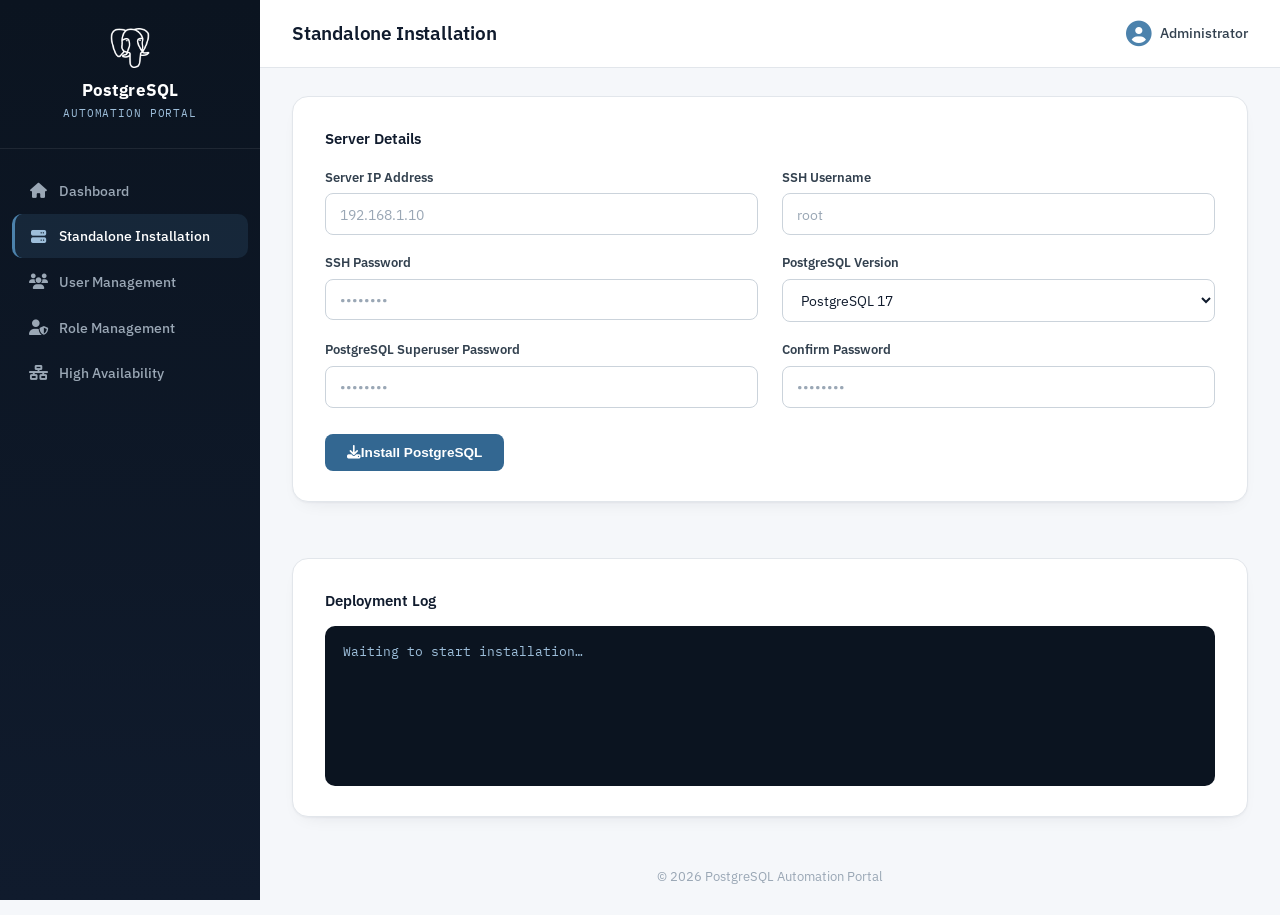
<file: frontend/standalone/install.html>
<!DOCTYPE html>
<html lang="en">

<head>
    <meta charset="UTF-8">
    <meta name="viewport" content="width=device-width, initial-scale=1.0">
    <title>Standalone Installation — PostgreSQL Automation Portal</title>
    <link rel="stylesheet" href="../css/style.css">
    <link rel="stylesheet"
          href="https://cdnjs.cloudflare.com/ajax/libs/font-awesome/6.7.2/css/all.min.css">
</head>

<body>

<div class="sidebar">
    <div class="logo">
        <img src="../images/postgres.png">
        <h2>PostgreSQL</h2>
        <span>Automation Portal</span>
    </div>
    <ul>
        <li>
            <a href="../index.html">
                <i class="fa-solid fa-house"></i>
                Dashboard
            </a>
        </li>
        <li class="active">
            <a href="install.html">
                <i class="fa-solid fa-server"></i>
                Standalone Installation
            </a>
        </li>
        <li>
            <a href="../users/index.html">
                <i class="fa-solid fa-users"></i>
                User Management
            </a>
        </li>
        <li>
            <a href="../roles/index.html">
                <i class="fa-solid fa-user-shield"></i>
                Role Management
            </a>
        </li>
        <li>
            <a href="#">
                <i class="fa-solid fa-network-wired"></i>
                High Availability
            </a>
        </li>
    </ul>
</div>

<div class="main">
    <header>
        <h1>Standalone Installation</h1>
        <div class="profile">
            <i class="fa-solid fa-circle-user"></i>
            Administrator
        </div>
    </header>

    <div class="result-panel">
        <h3>Server Details</h3>
        <form id="install-form" onsubmit="event.preventDefault(); installPostgres();" autocomplete="off">
            <div class="form-grid">
                <div class="form-field">
                    <label for="server_ip">Server IP Address</label>
                    <input
                        type="text"
                        id="server_ip"
                        name="server_ip"
                        placeholder="192.168.1.10"
                        pattern="^(\d{1,3}\.){3}\d{1,3}$"
                        title="Enter a valid IPv4 address"
                        required
                        autocomplete="off">
                </div>

                <div class="form-field">
                    <label for="ssh_user">SSH Username</label>
                    <input
                        type="text"
                        id="ssh_user"
                        name="ssh_user"
                        placeholder="root"
                        required
                        autocomplete="off">
                </div>

                <div class="form-field">
                    <label for="ssh_password">SSH Password</label>
                    <input
                        type="password"
                        id="ssh_password"
                        name="ssh_password"
                        placeholder="••••••••"
                        required
                        autocomplete="new-password">
                </div>

                <div class="form-field">
                    <label for="postgres_version">PostgreSQL Version</label>
                    <select id="postgres_version" name="postgres_version" required>
                        <option value="16">PostgreSQL 16</option>
                        <option value="17" selected>PostgreSQL 17</option>
                        <option value="18">PostgreSQL 18</option>
                    </select>
                </div>

                <div class="form-field">
                    <label for="postgres_password">PostgreSQL Superuser Password</label>
                    <input
                        type="password"
                        id="postgres_password"
                        name="postgres_password"
                        placeholder="••••••••"
                        minlength="8"
                        required
                        autocomplete="new-password">
                </div>

                <div class="form-field">
                    <label for="postgres_password_confirm">Confirm Password</label>
                    <input
                        type="password"
                        id="postgres_password_confirm"
                        name="postgres_password_confirm"
                        placeholder="••••••••"
                        required
                        autocomplete="new-password">
                </div>
            </div>

            <p class="field-hint" id="password-mismatch-hint" style="display:none; color:var(--signal-red); margin:-14px 0 14px;">
                Passwords do not match.
            </p>

            <button type="submit" class="btn btn-primary" id="install-btn">
                <i class="fa-solid fa-download"></i>
                Install PostgreSQL
            </button>
        </form>
    </div>

    <div class="result-panel">
        <h3>Deployment Log</h3>
        <div id="status" class="log-panel">Waiting to start installation…</div>
    </div>

    <footer>© 2026 PostgreSQL Automation Portal</footer>
</div>

<script src="../js/app.js"></script>
</body>
</html>
</file>
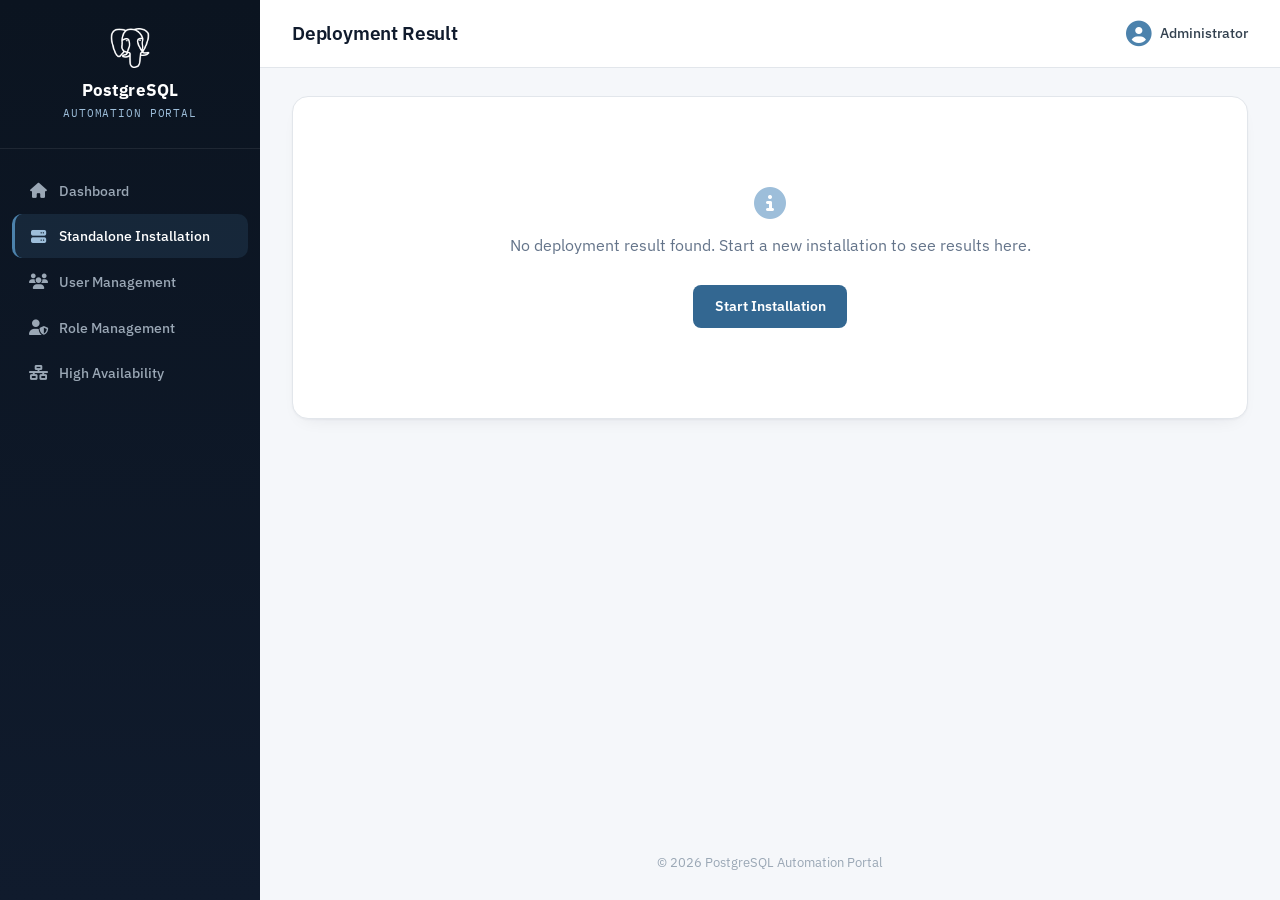
<file: frontend/standalone/result.html>
<!DOCTYPE html>
<html lang="en">

<head>
    <meta charset="UTF-8">
    <meta name="viewport" content="width=device-width, initial-scale=1.0">
    <title>Deployment Result — PostgreSQL Automation Portal</title>
    <link rel="stylesheet" href="../css/style.css">
    <link rel="stylesheet"
          href="https://cdnjs.cloudflare.com/ajax/libs/font-awesome/6.7.2/css/all.min.css">
</head>

<body>

<div class="sidebar">
    <div class="logo">
        <img src="../images/postgres.png">
        <h2>PostgreSQL</h2>
        <span>Automation Portal</span>
    </div>
    <ul>
        <li>
            <a href="../index.html">
                <i class="fa-solid fa-house"></i>
                Dashboard
            </a>
        </li>
        <li class="active">
            <a href="install.html">
                <i class="fa-solid fa-server"></i>
                Standalone Installation
            </a>
        </li>
        <li>
            <a href="../users/index.html">
                <i class="fa-solid fa-users"></i>
                User Management
            </a>
        </li>
        <li>
            <a href="../roles/index.html">
                <i class="fa-solid fa-user-shield"></i>
                Role Management
            </a>
        </li>
        <li>
            <a href="#">
                <i class="fa-solid fa-network-wired"></i>
                High Availability
            </a>
        </li>
    </ul>
</div>

<div class="main">
    <header>
        <h1>Deployment Result</h1>
        <div class="profile">
            <i class="fa-solid fa-circle-user"></i>
            Administrator
        </div>
    </header>

    <div class="result-panel" id="result-panel">
        <!-- populated by js/result.js -->
    </div>

    <footer>© 2026 PostgreSQL Automation Portal</footer>
</div>

<script src="../js/result.js"></script>
</body>
</html>
</file>
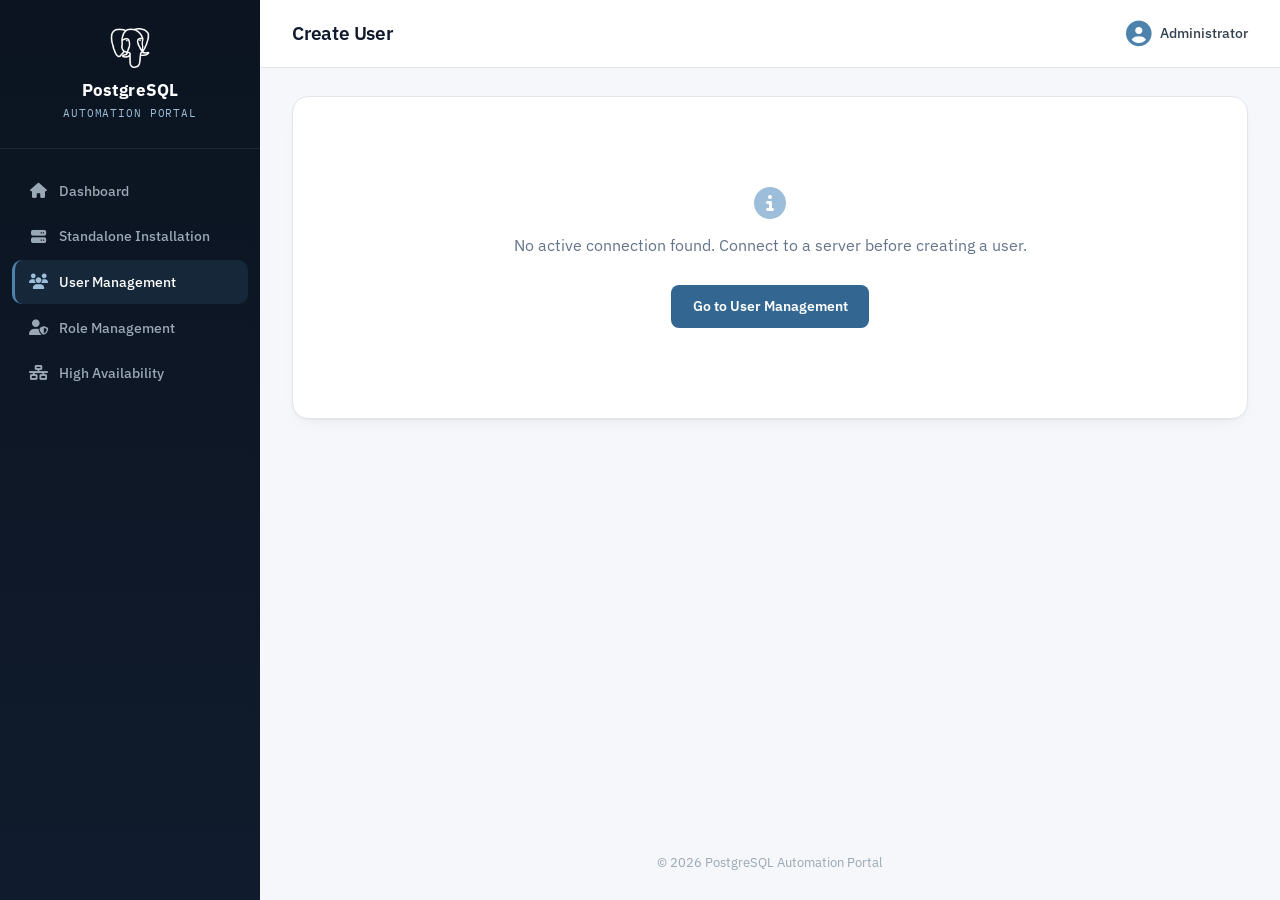
<file: frontend/users/create.html>
<!DOCTYPE html>
<html lang="en">

<head>
    <meta charset="UTF-8">
    <meta name="viewport" content="width=device-width, initial-scale=1.0">
    <title>Create User — PostgreSQL Automation Portal</title>
    <link rel="stylesheet" href="../css/style.css">
    <link rel="stylesheet"
          href="https://cdnjs.cloudflare.com/ajax/libs/font-awesome/6.7.2/css/all.min.css">
</head>

<body>

<div class="sidebar">
    <div class="logo">
        <img src="../images/postgres.png">
        <h2>PostgreSQL</h2>
        <span>Automation Portal</span>
    </div>
    <ul>
        <li>
            <a href="../index.html">
                <i class="fa-solid fa-house"></i>
                Dashboard
            </a>
        </li>
        <li>
            <a href="../standalone/install.html">
                <i class="fa-solid fa-server"></i>
                Standalone Installation
            </a>
        </li>
        <li class="active">
            <a href="index.html">
                <i class="fa-solid fa-users"></i>
                User Management
            </a>
        </li>
        <li>
            <a href="../roles/index.html">
                <i class="fa-solid fa-user-shield"></i>
                Role Management
            </a>
        </li>
        <li>
            <a href="#">
                <i class="fa-solid fa-network-wired"></i>
                High Availability
            </a>
        </li>
    </ul>
</div>

<div class="main">
    <header>
        <h1>Create User</h1>
        <div class="profile">
            <i class="fa-solid fa-circle-user"></i>
            Administrator
        </div>
    </header>

    <!-- Shown only if the person navigated here without connecting first -->
    <div class="result-panel" id="no-connection" hidden>
        <div class="empty-state">
            <i class="fa-solid fa-circle-info"></i>
            <p>No active connection found. Connect to a server before creating a user.</p>
            <div class="result-actions" style="justify-content:center;">
                <a class="btn btn-primary" href="index.html">Go to User Management</a>
            </div>
        </div>
    </div>

    <div class="result-panel" id="create-panel" hidden>
        <h3>Connected As</h3>
        <p class="connection-summary" id="connection-summary"></p>

        <hr>

        <h3>New User Details</h3>
        <form id="create-form" onsubmit="event.preventDefault(); createUser();" autocomplete="off">
            <div class="form-grid">
                <div class="form-field">
                    <label for="new_username">Username</label>
                    <input type="text" id="new_username" required autocomplete="off">
                </div>
                <div class="form-field">
                    <label for="new_password">Password</label>
                    <input type="password" id="new_password" required autocomplete="new-password">
                </div>
                <div class="form-field">
                    <label for="confirm_password">Confirm Password</label>
                    <input type="password" id="confirm_password" required autocomplete="new-password">
                </div>
            </div>

            <hr>

            <h3>Access Model</h3>
            <div class="access-model-toggle">
                <label class="access-option">
                    <input type="radio" name="access_model" value="rbac" id="mode_rbac" checked
                           onchange="toggleAccessModel()">
                    <span class="access-label">
                        <i class="fa-solid fa-user-shield"></i>
                        <strong>RBAC</strong>
                        <small>Assign an existing role — user inherits all its privileges</small>
                    </span>
                </label>
                <label class="access-option">
                    <input type="radio" name="access_model" value="custom" id="mode_custom"
                           onchange="toggleAccessModel()">
                    <span class="access-label">
                        <i class="fa-solid fa-sliders"></i>
                        <strong>Custom</strong>
                        <small>Set login/superuser/createdb directly on the user</small>
                    </span>
                </label>
            </div>

            <!-- RBAC section -->
            <div id="rbac-section">
                <div class="form-field" style="margin-top:16px;">
                    <label for="assign_role">Assign Role</label>
                    <select id="assign_role" required>
                        <option value="">Loading roles…</option>
                    </select>
                    <span class="field-hint">User will inherit all privileges assigned to this role.</span>
                </div>
                <div class="checkbox-row" style="margin-top:10px;">
                    <input type="checkbox" id="set_default_role" checked>
                    <label for="set_default_role">
                        Set as default role (<code>ALTER ROLE … SET ROLE …</code>)
                    </label>
                </div>
            </div>

            <!-- Custom section (hidden by default) -->
            <div id="custom-section" hidden>
                <div class="checkbox-row" style="margin-top:16px;">
                    <input type="checkbox" id="new_can_login" checked>
                    <label for="new_can_login">Can login</label>
                </div>
                <div class="checkbox-row">
                    <input type="checkbox" id="new_superuser">
                    <label for="new_superuser">Superuser</label>
                </div>
                <div class="checkbox-row">
                    <input type="checkbox" id="new_createdb">
                    <label for="new_createdb">Can create databases</label>
                </div>
            </div>

            <div id="create-status" class="connection-status" hidden></div>

            <div class="result-actions">
                <button type="submit" class="btn btn-primary" id="create-btn">
                    <i class="fa-solid fa-user-plus"></i>
                    Create User
                </button>
                <a class="btn btn-outline" href="index.html">Back to User Management</a>
            </div>
        </form>
    </div>

    <footer>© 2026 PostgreSQL Automation Portal</footer>
</div>

<script src="../js/users-create.js"></script>
</body>
</html>
</file>
<file: frontend/css/style.css>
/* =========================================================
   PostgreSQL Automation Portal — Dashboard
   Design tokens: elephant-blue primary, ink-navy sidebar,
   IBM Plex Sans (UI) + IBM Plex Mono (data / labels)
   ========================================================= */

@import url('https://fonts.googleapis.com/css2?family=IBM+Plex+Sans:wght@400;500;600;700&family=IBM+Plex+Mono:wght@400;500;600&display=swap');

:root {
  /* color */
  --ink-950: #0B1420;
  --ink-900: #101B2D;
  --ink-800: #16233A;
  --ink-700: #33414F;
  --ink-500: #64748A;
  --ink-300: #9AA7B5;

  --pg-blue-700: #285573;
  --pg-blue-600: #336791; /* postgres elephant blue */
  --pg-blue-500: #4C82AC;
  --pg-blue-300: #9DBEDA;
  --pg-blue-100: #E8EFF5;

  --signal-green: #1F9D55;
  --signal-red: #C6303E;

  --paper-50: #F5F7FA;
  --paper-0: #FFFFFF;
  --line-200: #E2E6EB;
  --line-300: #CBD3DB;

  /* type */
  --font-sans: 'IBM Plex Sans', -apple-system, BlinkMacSystemFont, 'Segoe UI', sans-serif;
  --font-mono: 'IBM Plex Mono', 'SFMono-Regular', Consolas, monospace;

  /* layout */
  --sidebar-w: 260px;
  --header-h: 68px;
  --radius-md: 10px;
  --radius-lg: 16px;
  --shadow-card: 0 1px 2px rgba(16, 27, 45, 0.04), 0 8px 20px -12px rgba(16, 27, 45, 0.12);
  --shadow-card-hover: 0 4px 10px rgba(16, 27, 45, 0.06), 0 16px 32px -14px rgba(51, 103, 145, 0.22);
}

/* ---------- reset ---------- */
* { box-sizing: border-box; }
html { -webkit-text-size-adjust: 100%; }
body {
  margin: 0;
  font-family: var(--font-sans);
  color: var(--ink-700);
  background: var(--paper-50);
  -webkit-font-smoothing: antialiased;
  line-height: 1.5;
}
h1, h2, h3, p { margin: 0; }
ul { list-style: none; margin: 0; padding: 0; }
a { color: inherit; }
img { display: block; max-width: 100%; }

:focus-visible {
  outline: 2px solid var(--pg-blue-500);
  outline-offset: 2px;
  border-radius: 4px;
}

@media (prefers-reduced-motion: reduce) {
  *, *::before, *::after { animation-duration: 0.001ms !important; transition-duration: 0.001ms !important; }
}

/* =========================================================
   Sidebar
   ========================================================= */
.sidebar {
  position: fixed;
  top: 0; left: 0; bottom: 0;
  width: var(--sidebar-w);
  background: linear-gradient(180deg, var(--ink-950), var(--ink-900));
  display: flex;
  flex-direction: column;
  padding: 28px 0 20px;
  overflow-y: auto;
  z-index: 20;
}

.logo {
  display: flex;
  flex-direction: column;
  align-items: center;
  text-align: center;
  padding: 0 20px 26px;
  margin-bottom: 8px;
  border-bottom: 1px solid rgba(255, 255, 255, 0.08);
}
.logo img {
  width: 40px;
  height: 40px;
  object-fit: contain;
  margin-bottom: 10px;
}
.logo h2 {
  font-size: 1.05rem;
  font-weight: 700;
  color: #fff;
  letter-spacing: 0.01em;
}
.logo span {
  font-family: var(--font-mono);
  font-size: 0.6875rem;
  letter-spacing: 0.08em;
  text-transform: uppercase;
  color: var(--pg-blue-300);
  margin-top: 2px;
}

.sidebar ul {
  display: flex;
  flex-direction: column;
  gap: 2px;
  padding: 12px 12px 0;
}

.sidebar li a {
  display: flex;
  align-items: center;
  gap: 12px;
  padding: 11px 14px;
  border-radius: var(--radius-md);
  font-size: 0.9rem;
  font-weight: 500;
  color: var(--ink-300);
  text-decoration: none;
  border-left: 3px solid transparent;
  transition: background 0.15s ease, color 0.15s ease;
}
.sidebar li a i {
  width: 18px;
  text-align: center;
  font-size: 0.95rem;
  color: var(--ink-300);
  transition: color 0.15s ease;
}
.sidebar li a:hover {
  background: rgba(255, 255, 255, 0.05);
  color: #fff;
}
.sidebar li a:hover i { color: var(--pg-blue-300); }

.sidebar li.active a {
  background: rgba(76, 130, 172, 0.16);
  color: #fff;
  border-left-color: var(--pg-blue-500);
}
.sidebar li.active a i { color: var(--pg-blue-300); }

/* =========================================================
   Main
   ========================================================= */
.main {
  margin-left: var(--sidebar-w);
  min-height: 100vh;
  display: flex;
  flex-direction: column;
}

header {
  height: var(--header-h);
  flex: 0 0 auto;
  display: flex;
  align-items: center;
  justify-content: space-between;
  padding: 0 32px;
  background: var(--paper-0);
  border-bottom: 1px solid var(--line-200);
  position: sticky;
  top: 0;
  z-index: 10;
}
header h1 {
  font-size: 1.2rem;
  font-weight: 600;
  color: var(--ink-900);
  letter-spacing: -0.01em;
}
.profile {
  display: flex;
  align-items: center;
  gap: 8px;
  font-size: 0.875rem;
  font-weight: 500;
  color: var(--ink-700);
}
.profile i {
  font-size: 1.6rem;
  color: var(--pg-blue-500);
}

/* ---------- welcome hero ---------- */
.welcome {
  margin: 28px 32px 0;
  padding: 34px 36px;
  border-radius: var(--radius-lg);
  background: linear-gradient(135deg, var(--ink-950) 0%, var(--pg-blue-700) 130%);
  display: flex;
  align-items: center;
  justify-content: space-between;
  gap: 32px;
  color: #fff;
  position: relative;
  overflow: hidden;
}
.welcome::before {
  content: "postgres@automation-portal:~$";
  display: block;
  font-family: var(--font-mono);
  font-size: 0.75rem;
  color: var(--pg-blue-300);
  letter-spacing: 0.02em;
  margin-bottom: 10px;
}
.welcome::after {
  content: "";
  display: inline-block;
  width: 7px;
  height: 14px;
  background: var(--pg-blue-300);
  margin-left: 6px;
  position: absolute;
  top: 34px;
  left: 274px;
  animation: cursor-blink 1.1s steps(1) infinite;
}
@keyframes cursor-blink {
  50% { opacity: 0; }
}
.welcome > div:first-child { max-width: 560px; }
.welcome h2 {
  font-size: 1.75rem;
  font-weight: 600;
  line-height: 1.25;
  letter-spacing: -0.01em;
}
.welcome p {
  margin-top: 10px;
  font-size: 0.95rem;
  color: var(--pg-blue-300);
  line-height: 1.55;
}
.welcome img {
  width: 220px;
  flex: 0 0 auto;
  filter: drop-shadow(0 12px 24px rgba(0, 0, 0, 0.35));
}

/* ---------- section title ---------- */
.section-title {
  margin: 34px 32px 14px;
  font-family: var(--font-mono);
  font-size: 0.75rem;
  font-weight: 600;
  letter-spacing: 0.1em;
  text-transform: uppercase;
  color: var(--ink-500);
}

/* =========================================================
   Cards
   ========================================================= */
.cards {
  margin: 0 32px;
  display: grid;
  grid-template-columns: repeat(auto-fit, minmax(260px, 1fr));
  gap: 18px;
}

.card {
  position: relative;
  display: flex;
  flex-direction: column;
  align-items: flex-start;
  background: var(--paper-0);
  border: 1px solid var(--line-200);
  border-radius: var(--radius-lg);
  padding: 24px 22px 22px;
  box-shadow: var(--shadow-card);
  transition: transform 0.18s ease, box-shadow 0.18s ease, border-color 0.18s ease;
}

.card::before {
  content: "ACTIVE";
  position: absolute;
  top: 16px;
  right: 16px;
  font-family: var(--font-mono);
  font-size: 0.625rem;
  font-weight: 600;
  letter-spacing: 0.07em;
  color: var(--pg-blue-600);
  background: var(--pg-blue-100);
  padding: 3px 9px;
  border-radius: 999px;
}

.card i {
  width: 46px;
  height: 46px;
  display: flex;
  align-items: center;
  justify-content: center;
  border-radius: var(--radius-md);
  background: var(--pg-blue-100);
  color: var(--pg-blue-600);
  font-size: 1.15rem;
  margin-bottom: 16px;
  transition: background 0.18s ease, color 0.18s ease;
}

.card h3 {
  font-size: 1.05rem;
  font-weight: 600;
  color: var(--ink-900);
  margin-bottom: 6px;
}

.card p {
  font-size: 0.875rem;
  color: var(--ink-500);
  line-height: 1.5;
  margin-bottom: 20px;
}

.card a {
  margin-top: auto;
  display: inline-flex;
  align-items: center;
  justify-content: center;
  padding: 0.6rem 1.2rem;
  border-radius: 8px;
  background: var(--pg-blue-600);
  color: #fff;
  font-size: 0.8125rem;
  font-weight: 600;
  text-decoration: none;
  letter-spacing: 0.01em;
  transition: background 0.15s ease, transform 0.15s ease;
}

.card:hover {
  transform: translateY(-3px);
  border-color: var(--pg-blue-300);
  box-shadow: var(--shadow-card-hover);
}
.card:hover a { background: var(--pg-blue-700); }

/* -- planned / not-yet-built modules (href="#") -- */
.card:has(a[href="#"]) {
  background: var(--paper-50);
  border-style: dashed;
}
.card:has(a[href="#"])::before {
  content: "PLANNED";
  color: var(--ink-500);
  background: var(--line-200);
}
.card:has(a[href="#"]) i {
  background: var(--line-200);
  color: var(--ink-500);
}
.card:has(a[href="#"]) a {
  background: transparent;
  color: var(--ink-500);
  border: 1px dashed var(--line-300);
  cursor: default;
  pointer-events: none;
}
.card:has(a[href="#"]):hover {
  transform: none;
  border-color: var(--line-300);
  box-shadow: var(--shadow-card);
}

/* =========================================================
   Status panel
   ========================================================= */
.status-panel {
  margin: 32px 32px 0;
  background: var(--paper-0);
  border: 1px solid var(--line-200);
  border-radius: var(--radius-lg);
  display: grid;
  grid-template-columns: repeat(3, 1fr);
}
.status-panel > div {
  padding: 20px 26px;
  border-left: 1px solid var(--line-200);
}
.status-panel > div:first-child { border-left: none; }

.status-panel h3 {
  font-family: var(--font-mono);
  font-size: 0.6875rem;
  font-weight: 600;
  letter-spacing: 0.08em;
  text-transform: uppercase;
  color: var(--ink-500);
  margin-bottom: 6px;
}
.status-panel p {
  font-family: var(--font-mono);
  font-size: 0.9rem;
  font-weight: 500;
  color: var(--ink-900);
}
.status-panel p.online {
  color: var(--signal-green);
  font-weight: 600;
}

/* =========================================================
   Footer
   ========================================================= */
footer {
  margin-top: auto;
  padding: 22px 32px 28px;
  text-align: center;
  font-size: 0.8125rem;
  color: var(--ink-300);
}

/* =========================================================
   Responsive
   ========================================================= */
@media (max-width: 900px) {
  .sidebar {
    position: relative;
    width: 100%;
    height: auto;
    flex-direction: row;
    align-items: center;
    padding: 12px 16px;
    gap: 16px;
  }
  .logo {
    flex-direction: row;
    border-bottom: none;
    padding: 0;
    margin-bottom: 0;
  }
  .logo img { width: 28px; height: 28px; margin-bottom: 0; margin-right: 8px; }
  .logo span { display: none; }
  .sidebar ul {
    flex-direction: row;
    padding: 0;
    overflow-x: auto;
    gap: 4px;
  }
  .sidebar li a { padding: 8px 12px; border-left: none; border-bottom: 3px solid transparent; white-space: nowrap; }
  .sidebar li.active a { border-left-color: transparent; border-bottom-color: var(--pg-blue-500); }
  .main { margin-left: 0; }
  .welcome { flex-direction: column; align-items: flex-start; }
  .welcome img { width: 160px; }
  .welcome::after { display: none; }
}

@media (max-width: 640px) {
  .cards { grid-template-columns: 1fr; margin: 0 16px; }
  .welcome, .status-panel, .section-title, header { margin-left: 16px; margin-right: 16px; }
  header { padding: 0 16px; }
  .status-panel { grid-template-columns: 1fr; }
  .status-panel > div { border-left: none; border-top: 1px solid var(--line-200); }
  .status-panel > div:first-child { border-top: none; }
  .welcome { padding: 26px 22px; }
}

/* =========================================================
   Deployment result page + shared summary table / buttons
   ========================================================= */
.result-panel {
  margin: 28px 32px;
  background: var(--paper-0);
  border: 1px solid var(--line-200);
  border-radius: var(--radius-lg);
  padding: 30px 32px;
  box-shadow: var(--shadow-card);
}

.result-status {
  display: flex;
  align-items: center;
  gap: 10px;
  font-size: 1.05rem;
  font-weight: 600;
}
.result-status i { font-size: 1.2rem; }
.result-status.success { color: var(--signal-green); }
.result-status.error { color: var(--signal-red); }

.result-panel hr {
  border: none;
  border-top: 1px solid var(--line-200);
  margin: 22px 0;
}
.result-panel h3 {
  font-size: 0.95rem;
  font-weight: 600;
  color: var(--ink-900);
  margin-bottom: 12px;
}
.result-panel pre {
  margin-top: 14px;
  padding: 14px 16px;
  background: var(--ink-950);
  color: #F2C7C7;
  border-radius: var(--radius-md);
  font-family: var(--font-mono);
  font-size: 0.8125rem;
  overflow-x: auto;
}

.summary-table {
  width: 100%;
  border-collapse: collapse;
  font-family: var(--font-mono);
  font-size: 0.875rem;
}
.summary-table th, .summary-table td {
  padding: 10px 14px;
  border: 1px solid var(--line-200);
  text-align: left;
}
.summary-table th {
  background: var(--paper-50);
  color: var(--ink-500);
  font-family: var(--font-sans);
  font-size: 0.75rem;
  font-weight: 600;
  letter-spacing: 0.05em;
  text-transform: uppercase;
}
.summary-table td:first-child {
  color: var(--ink-700);
  font-weight: 500;
  white-space: nowrap;
}

.result-actions {
  display: flex;
  gap: 12px;
  margin-top: 28px;
}

.btn {
  display: inline-flex;
  align-items: center;
  justify-content: center;
  padding: 0.65rem 1.3rem;
  border-radius: 8px;
  font-size: 0.85rem;
  font-weight: 600;
  text-decoration: none;
  transition: background 0.15s ease, transform 0.15s ease;
}
.btn-primary { background: var(--pg-blue-600); color: #fff; border: 1px solid transparent; }
.btn-primary:hover { background: var(--pg-blue-700); }
.btn-outline { background: transparent; color: var(--pg-blue-600); border: 1px solid var(--pg-blue-300); }
.btn-outline:hover { background: var(--pg-blue-100); }

.empty-state {
  text-align: center;
  padding: 60px 20px;
  color: var(--ink-500);
}
.empty-state i { font-size: 2rem; color: var(--pg-blue-300); margin-bottom: 14px; display: block; }
.empty-state p { margin-bottom: 4px; }

@media (max-width: 640px) {
  .result-panel { margin: 0 16px; padding: 22px 20px; }
  .result-actions { flex-direction: column; }
}

/* =========================================================
   Install form (standalone/install.html)
   ========================================================= */
.form-grid {
  display: grid;
  grid-template-columns: repeat(2, 1fr);
  gap: 18px 24px;
  margin: 18px 0 26px;
}

.form-field {
  display: flex;
  flex-direction: column;
  gap: 6px;
}
.form-field label {
  font-size: 0.8125rem;
  font-weight: 600;
  color: var(--ink-700);
}
.form-field input,
.form-field select {
  padding: 0.65rem 0.85rem;
  border: 1px solid var(--line-300);
  border-radius: 8px;
  font-family: var(--font-sans);
  font-size: 0.9rem;
  color: var(--ink-900);
  background: var(--paper-0);
  transition: border-color 0.15s ease, box-shadow 0.15s ease;
}
.form-field input::placeholder { color: var(--ink-300); }
.form-field input:focus,
.form-field select:focus {
  outline: none;
  border-color: var(--pg-blue-500);
  box-shadow: 0 0 0 3px var(--pg-blue-100);
}
.form-field input:invalid:not(:placeholder-shown) {
  border-color: var(--signal-red);
}

.btn:disabled {
  opacity: 0.6;
  cursor: not-allowed;
  pointer-events: none;
}

/* ---------- deployment log ---------- */
.log-panel {
  margin-top: 14px;
  min-height: 160px;
  max-height: 340px;
  overflow-y: auto;
  padding: 16px 18px;
  background: var(--ink-950);
  color: var(--pg-blue-300);
  font-family: var(--font-mono);
  font-size: 0.8125rem;
  line-height: 1.6;
  border-radius: var(--radius-md);
  white-space: pre-wrap;
  word-break: break-word;
}
.log-panel pre {
  margin: 8px 0 0;
  background: transparent;
  padding: 0;
  color: inherit;
  font-family: var(--font-mono);
  white-space: pre-wrap;
}
.log-panel .log-error {
  color: #F2A9A9;
  font-weight: 600;
}
.log-panel .log-success {
  color: #8FE3B0;
  font-weight: 600;
}

/* If any table content ends up inside the dark log panel, re-theme it —
   .summary-table's default light-background colors are unreadable here. */
.log-panel table {
  width: 100%;
  border-collapse: collapse;
  margin-top: 10px;
  font-family: var(--font-mono);
  font-size: 0.8125rem;
}
.log-panel th,
.log-panel td {
  padding: 8px 12px;
  border: 1px solid rgba(255, 255, 255, 0.12);
  text-align: left;
  color: #E7EEF6;
}
.log-panel th {
  background: rgba(255, 255, 255, 0.06);
  color: var(--pg-blue-300);
  font-family: var(--font-sans);
  font-size: 0.6875rem;
  font-weight: 600;
  letter-spacing: 0.05em;
  text-transform: uppercase;
}
.log-panel tr:nth-child(even) td {
  background: rgba(255, 255, 255, 0.03);
}
.log-panel td:first-child {
  color: var(--pg-blue-300);
}
.log-panel td:last-child {
  color: #FFFFFF;
  font-weight: 500;
}
.log-panel h3 {
  color: #FFFFFF;
  font-family: var(--font-sans);
  font-size: 0.85rem;
  margin: 14px 0 4px;
}
.log-panel hr {
  border: none;
  border-top: 1px solid rgba(255, 255, 255, 0.1);
  margin: 12px 0;
}

@media (max-width: 640px) {
  .form-grid { grid-template-columns: 1fr; }
}

/* =========================================================
   User Management — connection status, action cards, modals
   ========================================================= */
.connection-status {
  margin-top: 16px;
  padding: 12px 16px;
  border-radius: var(--radius-md);
  font-size: 0.875rem;
  font-weight: 600;
  font-family: var(--font-mono);
}
.connection-status.log-success { background: rgba(31, 157, 85, 0.1); color: var(--signal-green); }
.connection-status.log-error { background: rgba(198, 48, 62, 0.08); color: var(--signal-red); }

.connection-summary {
  font-family: var(--font-mono);
  font-size: 0.875rem;
  color: var(--pg-blue-700);
  background: var(--pg-blue-100);
  display: inline-block;
  padding: 6px 12px;
  border-radius: 6px;
  margin-top: 4px;
}

/* action cards: same shell as .card, no ACTIVE/PLANNED corner badge,
   button instead of link */
.card--action::before { content: none; }
.card--action .btn { margin-top: auto; width: 100%; }

.checkbox-row {
  display: flex;
  align-items: center;
  gap: 8px;
  font-size: 0.875rem;
  color: var(--ink-700);
  margin-bottom: 10px;
}
.checkbox-row input { width: 16px; height: 16px; accent-color: var(--pg-blue-600); }
.checkbox-row label { font-weight: 500; }

.field-hint {
  font-weight: 400;
  color: var(--ink-500);
  font-size: 0.75rem;
}

.modal-status {
  margin: 6px 0 4px;
  font-size: 0.8125rem;
  font-weight: 600;
}
.modal-status.log-success { color: var(--signal-green); }
.modal-status.log-error { color: var(--signal-red); }

/* ---------- modal overlay ---------- */
.modal-overlay {
  position: fixed;
  inset: 0;
  background: rgba(11, 20, 32, 0.55);
  display: flex;
  align-items: center;
  justify-content: center;
  padding: 20px;
  z-index: 50;
}
.modal-overlay[hidden] { display: none; }

.modal {
  background: var(--paper-0);
  border-radius: var(--radius-lg);
  padding: 28px 30px;
  width: 440px;
  max-width: 100%;
  max-height: 90vh;
  overflow-y: auto;
  box-shadow: var(--shadow-card-hover);
}
.modal h3 {
  font-size: 1.05rem;
  font-weight: 600;
  color: var(--ink-900);
  margin-bottom: 18px;
}
.modal .form-field {
  margin-bottom: 14px;
}
.modal select {
  padding: 0.65rem 0.85rem;
  border: 1px solid var(--line-300);
  border-radius: 8px;
  font-family: var(--font-sans);
  font-size: 0.9rem;
  color: var(--ink-900);
  background: var(--paper-0);
}
.modal-actions {
  display: flex;
  justify-content: flex-end;
  gap: 10px;
  margin-top: 20px;
}

@media (max-width: 640px) {
  .modal { width: 100%; padding: 22px 20px; }
}

.table-picker {
  max-height: 160px;
  overflow-y: auto;
  border: 1px solid var(--line-300);
  border-radius: 8px;
  padding: 10px 12px;
}
.table-picker .checkbox-row {
  margin-bottom: 6px;
}
.table-picker .checkbox-row:last-child {
  margin-bottom: 0;
}

/* =========================================================
   RBAC / Custom access model toggle (users/create.html)
   ========================================================= */
.access-model-toggle {
  display: flex;
  gap: 14px;
  margin: 14px 0 20px;
}
.access-option {
  flex: 1;
  display: flex;
  align-items: flex-start;
  gap: 10px;
  padding: 14px 16px;
  border: 2px solid var(--line-200);
  border-radius: var(--radius-md);
  cursor: pointer;
  transition: border-color 0.15s ease, background 0.15s ease;
}
.access-option input[type="radio"] { margin-top: 2px; accent-color: var(--pg-blue-600); }
.access-option:has(input:checked) {
  border-color: var(--pg-blue-500);
  background: var(--pg-blue-100);
}
.access-label {
  display: flex;
  flex-direction: column;
  gap: 3px;
}
.access-label i { color: var(--pg-blue-600); font-size: 1rem; margin-bottom: 2px; }
.access-label strong { font-size: 0.9rem; color: var(--ink-900); }
.access-label small { font-size: 0.775rem; color: var(--ink-500); line-height: 1.4; }

@media (max-width: 640px) {
  .access-model-toggle { flex-direction: column; }
}

.btn-danger { background: var(--signal-red); color: #fff; border: 1px solid transparent; }
.btn-danger:hover { background: #A82634; }
.btn-danger:disabled { opacity: 0.5; cursor: not-allowed; }
</file>
